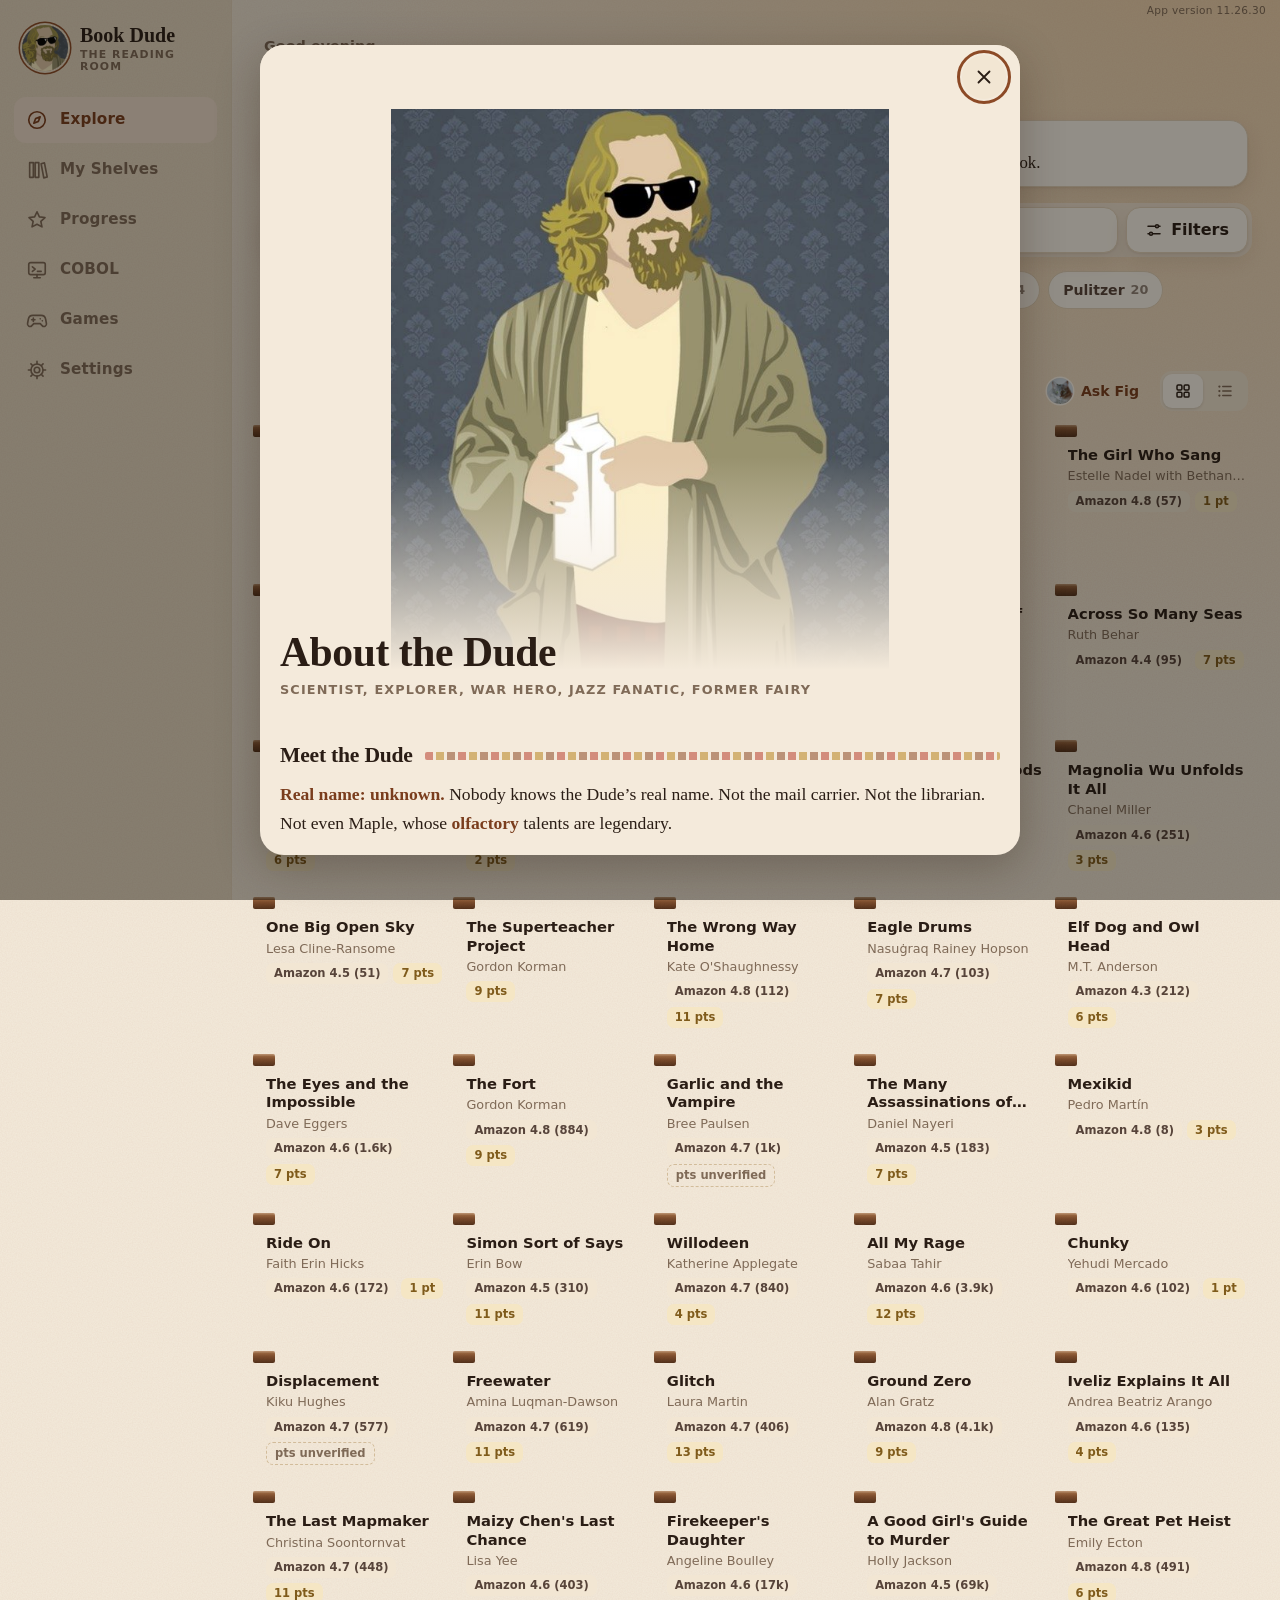
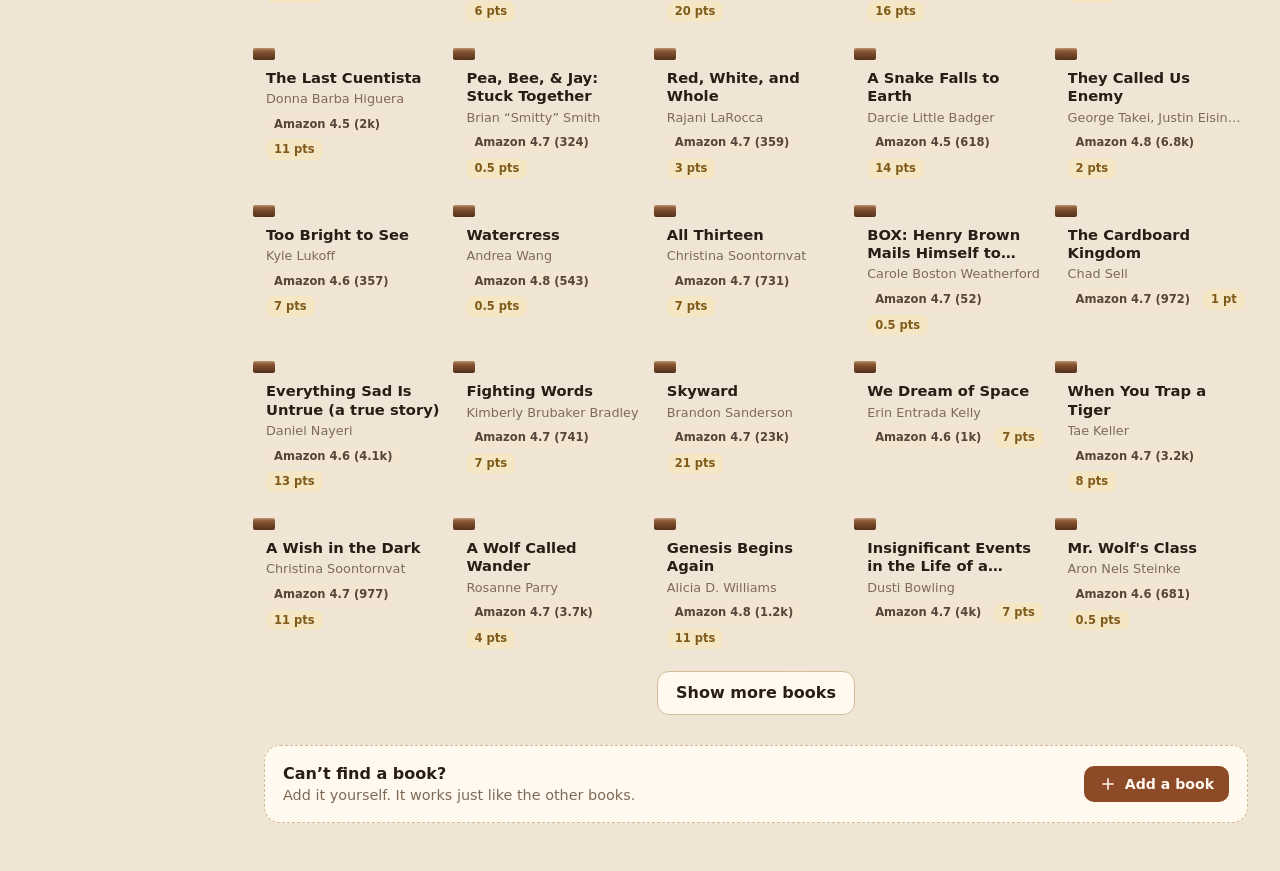
<file: docs/index.html>
<!doctype html>
<html lang="en" data-accent="leather">
<head>
  <meta charset="utf-8">
  <meta name="viewport" content="width=device-width, initial-scale=1, viewport-fit=cover">
  <meta http-equiv="Content-Security-Policy" content="default-src 'self'; script-src 'self'; style-src 'self'; img-src 'self' data: https://covers.openlibrary.org https://archive.org https://*.archive.org; connect-src 'self' https://ntfy.sh https://script.google.com https://script.googleusercontent.com https://coolooehjmqrxnndremb.supabase.co https://openlibrary.org https://covers.openlibrary.org https://archive.org https://*.archive.org; manifest-src 'self'; worker-src 'self'; base-uri 'none'; form-action 'none'; object-src 'none'">
  <meta name="referrer" content="no-referrer">
  <title>Book Dude Next</title>
  <meta name="description" content="The Book Dude’s Reading Room: find award-winning books, keep a private reading journal, and track AR quiz points.">
  <meta name="color-scheme" content="light dark">
  <meta name="theme-color" content="#F4EADB" media="(prefers-color-scheme: light)">
  <meta name="theme-color" content="#16100C" media="(prefers-color-scheme: dark)">
  <meta name="apple-mobile-web-app-capable" content="yes">
  <meta name="mobile-web-app-capable" content="yes">
  <meta name="apple-mobile-web-app-title" content="Dude Next">
  <meta name="apple-mobile-web-app-status-bar-style" content="default">
  <meta name="format-detection" content="telephone=no">
  <link rel="manifest" href="manifest.webmanifest">
  <link rel="icon" href="icons/icon-192.png" type="image/png">
  <link rel="apple-touch-icon" href="icons/icon-180.png">
  <link rel="stylesheet" href="styles.css">
  <script src="core.js" defer></script>
  <script src="catalog.js" defer></script>
  <script src="dude.js" defer></script>
  <script src="pets.js" defer></script>
  <script src="app/main.js" type="module"></script>
</head>
<body>
  <a class="skip" href="#main">Skip to content</a>
  <div class="app">
    <nav class="tabbar" aria-label="Sections">
      <a class="brand" href="#explore" aria-label="Book Dude home">
        <img src="img/dude-face.jpg" alt="" width="40" height="40">
        <span>Book Dude<small>The Reading Room</small></span>
      </a>
      <button type="button" class="tab" data-act="tab" data-tab="explore">
        <svg viewBox="0 0 24 24" aria-hidden="true"><circle cx="12" cy="12" r="9"/><path d="M15.5 8.5l-2 5-5 2 2-5z"/></svg>
        <span>Explore</span>
      </button>
      <button type="button" class="tab" data-act="tab" data-tab="shelves">
        <svg viewBox="0 0 24 24" aria-hidden="true"><path d="M4 4h4v16H4zM10 4h4v16h-4zM16.5 5.2l3.6-1 3 15.4-3.7 1z"/></svg>
        <span>My Shelves</span>
      </button>
      <button type="button" class="tab" data-act="tab" data-tab="progress">
        <svg viewBox="0 0 24 24" aria-hidden="true"><path d="M12 3l2.6 5.6 6.1.7-4.5 4.2 1.2 6L12 16.6 6.6 19.5l1.2-6-4.5-4.2 6.1-.7z"/></svg>
        <span>Progress</span>
      </button>
      <button type="button" class="tab" data-act="tab" data-tab="cobol">
        <svg viewBox="0 0 24 24" aria-hidden="true"><rect x="3" y="4" width="18" height="13" rx="2"/><path d="M7 8.5l3 2.5-3 2.5M12.5 13.5h4M12 17v3.5M8.5 20.5h7"/></svg>
        <span>COBOL</span>
      </button>
      <button type="button" class="tab" data-act="tab" data-tab="games">
        <svg viewBox="0 0 24 24" aria-hidden="true"><path d="M7.5 7h9a5 5 0 0 1 4.9 4.1l.9 4.7a2.7 2.7 0 0 1-4.7 2.3L15.5 16h-7l-2.1 2.1a2.7 2.7 0 0 1-4.7-2.3l.9-4.7A5 5 0 0 1 7.5 7z"/><path d="M8 10v3.5M6.2 11.75h3.6M15.5 10.7h.01M17.8 12.9h.01"/></svg>
        <span>Games</span>
      </button>
      <button type="button" class="tab" data-act="tab" data-tab="more">
        <svg viewBox="0 0 24 24" aria-hidden="true"><circle cx="12" cy="12" r="3"/><circle cx="12" cy="12" r="6.6"/><path d="M12 2.6v2.8M12 18.6v2.8M2.6 12h2.8M18.6 12h2.8M5.4 5.4l2 2M16.6 16.6l2 2M5.4 18.6l2-2M16.6 7.4l2-2"/></svg>
        <span>Settings</span>
      </button>
    </nav>
    <div class="content">
      <p class="app-version" id="app-version"></p>
      <div class="banner" id="update" hidden>
        <span>A new version of Book Dude is ready.</span>
        <button type="button" class="btn small primary" data-act="update-app">Update app</button>
      </div>
      <div class="banner warn" id="storage-warning" hidden></div>
      <div class="banner timer" id="screen-timer" role="status" hidden></div>
      <main id="main" tabindex="-1">
        <p class="loading">Finding the Dude’s glasses…</p>
      </main>
    </div>
  </div>
  <dialog id="sheet" class="sheet" aria-labelledby="sheet-title"></dialog>
  <dialog id="confirm" class="sheet small" aria-labelledby="confirm-title"></dialog>
  <div id="toast" class="toast" role="status" aria-live="polite"></div>
  <div id="confetti" class="confetti" aria-hidden="true"></div>
  <noscript><p class="loading">Book Dude needs JavaScript turned on.</p></noscript>
</body>
</html>
</file>
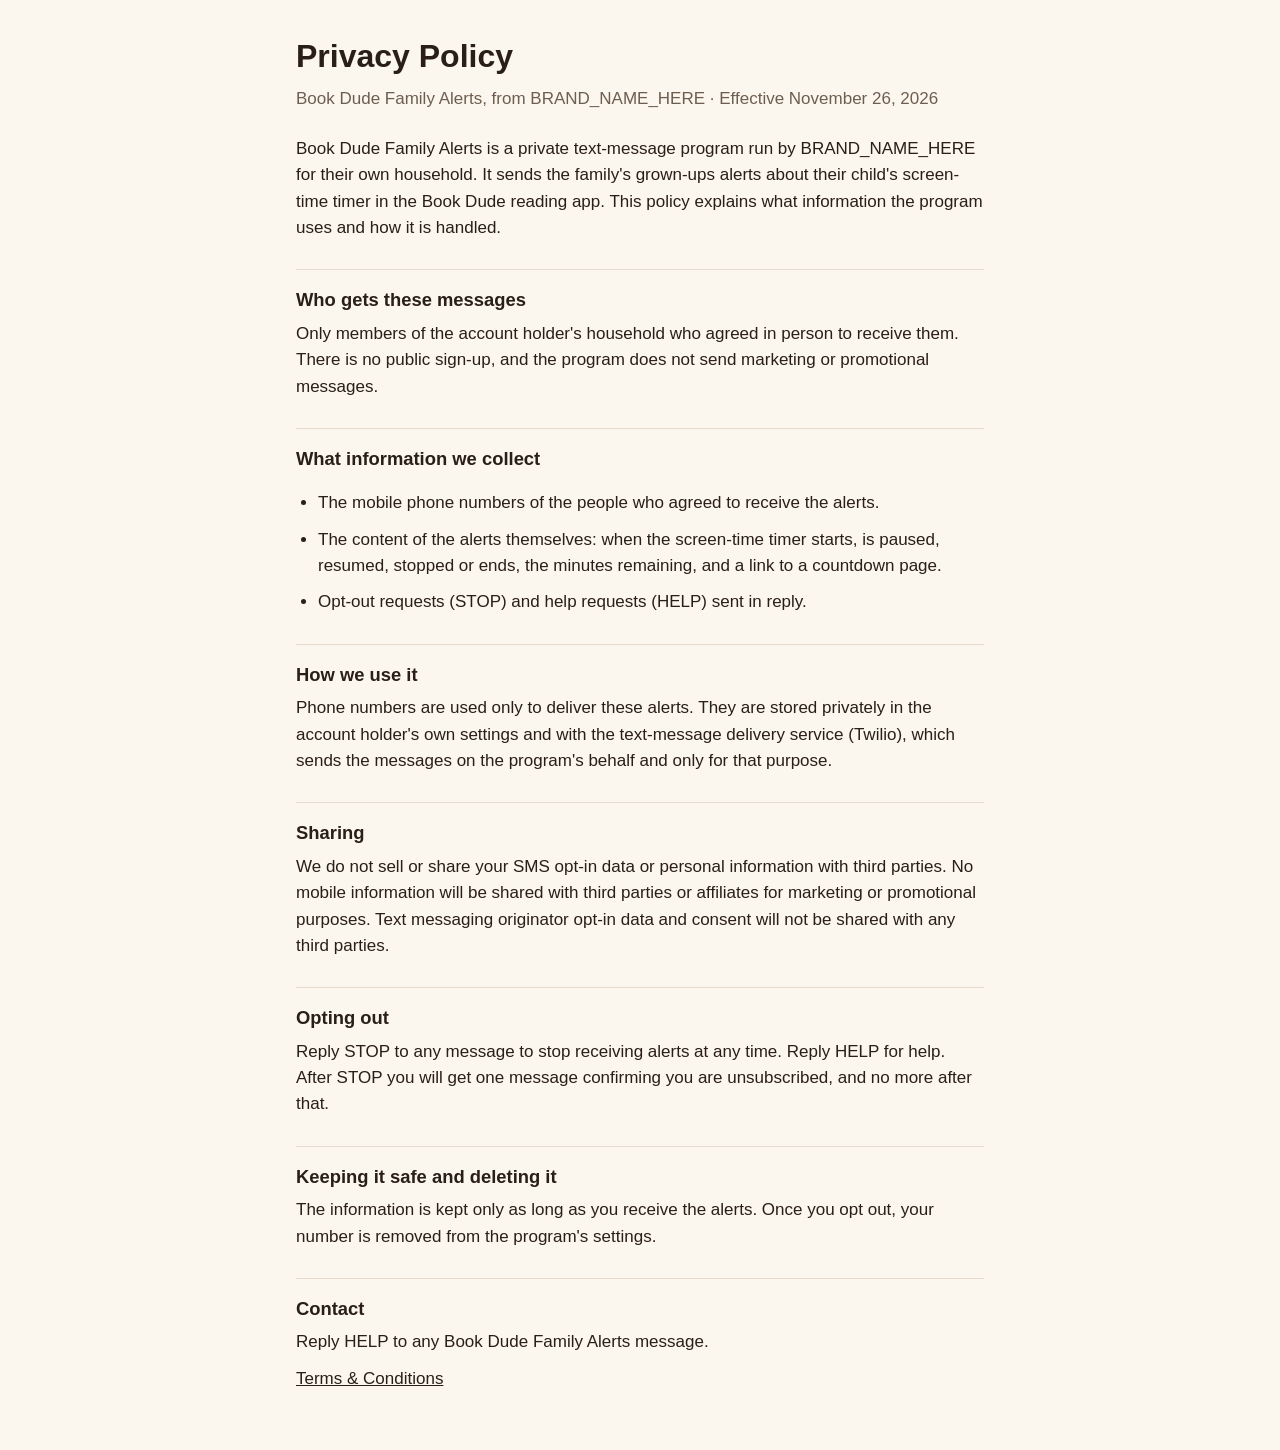
<file: docs/privacy/index.html>
<!doctype html>
<html lang="en">
<head>
<meta charset="utf-8">
<meta name="viewport" content="width=device-width, initial-scale=1">
<meta http-equiv="Content-Security-Policy" content="default-src 'self'; style-src 'self'; base-uri 'none'; form-action 'none'; object-src 'none'">
<title>Privacy Policy</title>
<link rel="stylesheet" href="legal.css">
</head>
<body>
<main>
<h1>Privacy Policy</h1>
<p class="meta">Book Dude Family Alerts, from BRAND_NAME_HERE · Effective November 26, 2026</p>

<p>Book Dude Family Alerts is a private text-message program run by BRAND_NAME_HERE for their own household. It sends the
family's grown-ups alerts about their child's screen-time timer in the Book Dude reading app. This policy explains what
information the program uses and how it is handled.</p>

<h2>Who gets these messages</h2>
<p>Only members of the account holder's household who agreed in person to receive them. There is no public sign-up, and
the program does not send marketing or promotional messages.</p>

<h2>What information we collect</h2>
<ul>
  <li>The mobile phone numbers of the people who agreed to receive the alerts.</li>
  <li>The content of the alerts themselves: when the screen-time timer starts, is paused, resumed, stopped or ends, the
    minutes remaining, and a link to a countdown page.</li>
  <li>Opt-out requests (STOP) and help requests (HELP) sent in reply.</li>
</ul>

<h2>How we use it</h2>
<p>Phone numbers are used only to deliver these alerts. They are stored privately in the account holder's own settings
and with the text-message delivery service (Twilio), which sends the messages on the program's behalf and only for that
purpose.</p>

<h2>Sharing</h2>
<p>We do not sell or share your SMS opt-in data or personal information with third parties. No mobile information will
be shared with third parties or affiliates for marketing or promotional purposes. Text messaging originator opt-in data
and consent will not be shared with any third parties.</p>

<h2>Opting out</h2>
<p>Reply STOP to any message to stop receiving alerts at any time. Reply HELP for help. After STOP you will get one
message confirming you are unsubscribed, and no more after that.</p>

<h2>Keeping it safe and deleting it</h2>
<p>The information is kept only as long as you receive the alerts. Once you opt out, your number is removed from the
program's settings.</p>

<h2>Contact</h2>
<p>Reply HELP to any Book Dude Family Alerts message.</p>

<p><a href="../terms/">Terms &amp; Conditions</a></p>
</main>
</body>
</html>
</file>
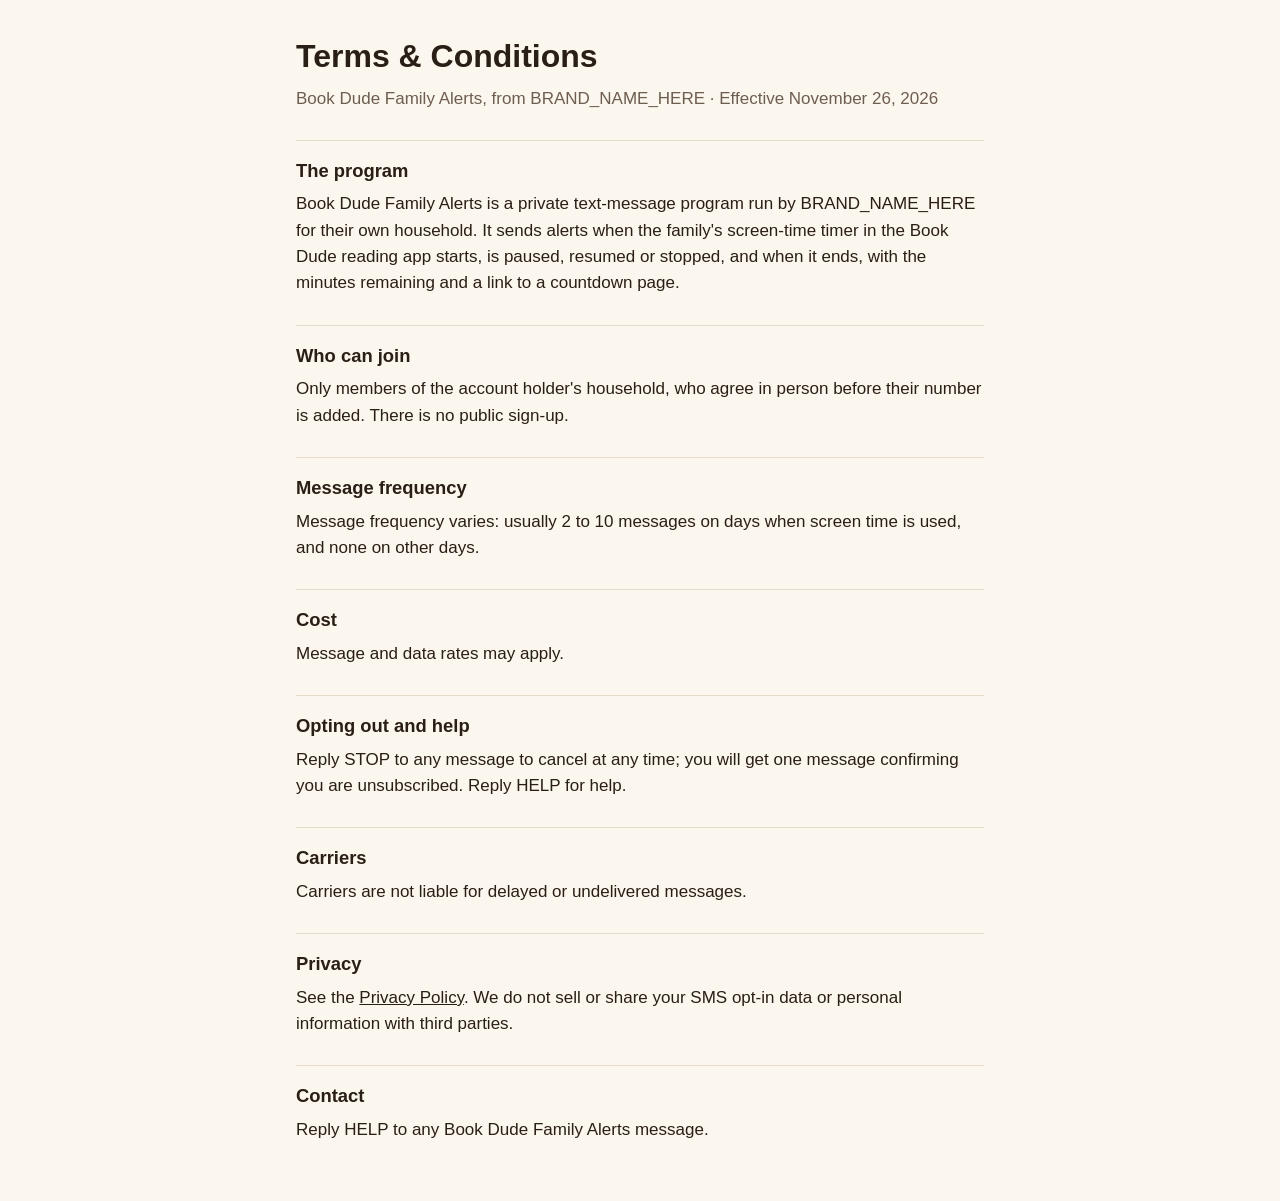
<file: docs/terms/index.html>
<!doctype html>
<html lang="en">
<head>
<meta charset="utf-8">
<meta name="viewport" content="width=device-width, initial-scale=1">
<meta http-equiv="Content-Security-Policy" content="default-src 'self'; style-src 'self'; base-uri 'none'; form-action 'none'; object-src 'none'">
<title>Terms &amp; Conditions</title>
<link rel="stylesheet" href="../privacy/legal.css">
</head>
<body>
<main>
<h1>Terms &amp; Conditions</h1>
<p class="meta">Book Dude Family Alerts, from BRAND_NAME_HERE · Effective November 26, 2026</p>

<h2>The program</h2>
<p>Book Dude Family Alerts is a private text-message program run by BRAND_NAME_HERE for their own household. It sends
alerts when the family's screen-time timer in the Book Dude reading app starts, is paused, resumed or stopped, and when
it ends, with the minutes remaining and a link to a countdown page.</p>

<h2>Who can join</h2>
<p>Only members of the account holder's household, who agree in person before their number is added. There is no public
sign-up.</p>

<h2>Message frequency</h2>
<p>Message frequency varies: usually 2 to 10 messages on days when screen time is used, and none on other days.</p>

<h2>Cost</h2>
<p>Message and data rates may apply.</p>

<h2>Opting out and help</h2>
<p>Reply STOP to any message to cancel at any time; you will get one message confirming you are unsubscribed. Reply HELP
for help.</p>

<h2>Carriers</h2>
<p>Carriers are not liable for delayed or undelivered messages.</p>

<h2>Privacy</h2>
<p>See the <a href="../privacy/">Privacy Policy</a>. We do not sell or share your SMS opt-in data or personal
information with third parties.</p>

<h2>Contact</h2>
<p>Reply HELP to any Book Dude Family Alerts message.</p>
</main>
</body>
</html>
</file>
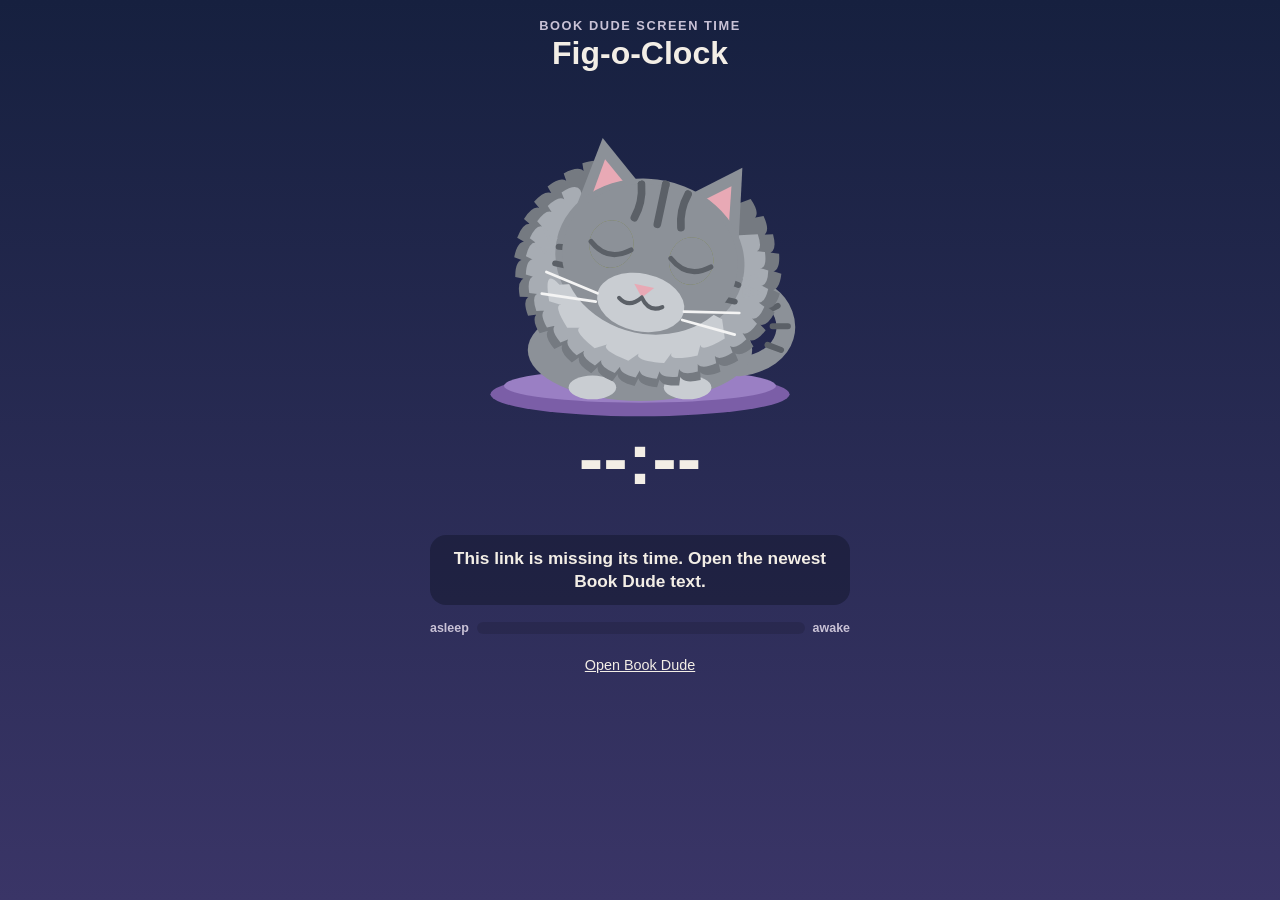
<file: docs/timer/index.html>
<!doctype html>
<html lang="en">
<head>
<meta charset="utf-8">
<meta name="viewport" content="width=device-width, initial-scale=1, viewport-fit=cover">
<meta http-equiv="Content-Security-Policy" content="default-src 'self'; script-src 'self'; style-src 'self'; img-src 'self' data:; connect-src https://ntfy.sh https://coolooehjmqrxnndremb.supabase.co; base-uri 'none'; form-action 'none'; object-src 'none'">
<meta name="referrer" content="no-referrer">
<meta name="robots" content="noindex">
<meta name="theme-color" content="#FFE6A3">
<title>Fig-o-Clock</title>
<link rel="icon" href="../icons/icon-192.png" type="image/png">
<link rel="stylesheet" href="fig.css">
<script src="fig.js" defer></script>
</head>
<body>
<main class="wrap">
  <p class="kicker">Book Dude screen time</p>
  <h1>Fig-o-Clock</h1>
  <div class="stage">
    <svg id="fig" viewBox="0 0 200 200" role="img" aria-label="Fig the cat"></svg>
  </div>
  <p class="left"><span id="left">--:--</span></p>
  <p class="ends" id="ends"></p>
  <p class="caption" id="caption" role="status">Waking Fig up…</p>
  <div class="controls" id="controls" hidden>
    <button type="button" class="ctl" id="ctl">Pause</button>
    <p class="ctl-msg" id="ctl-msg" role="status"></p>
  </div>
  <div class="meter" aria-hidden="true"><span>asleep</span><div class="bar"><i id="bar"></i></div><span>awake</span></div>
  <p class="bank" id="bank"></p>
  <p class="foot"><a href="../#progress">Open Book Dude</a></p>
</main>
</body>
</html>
</file>
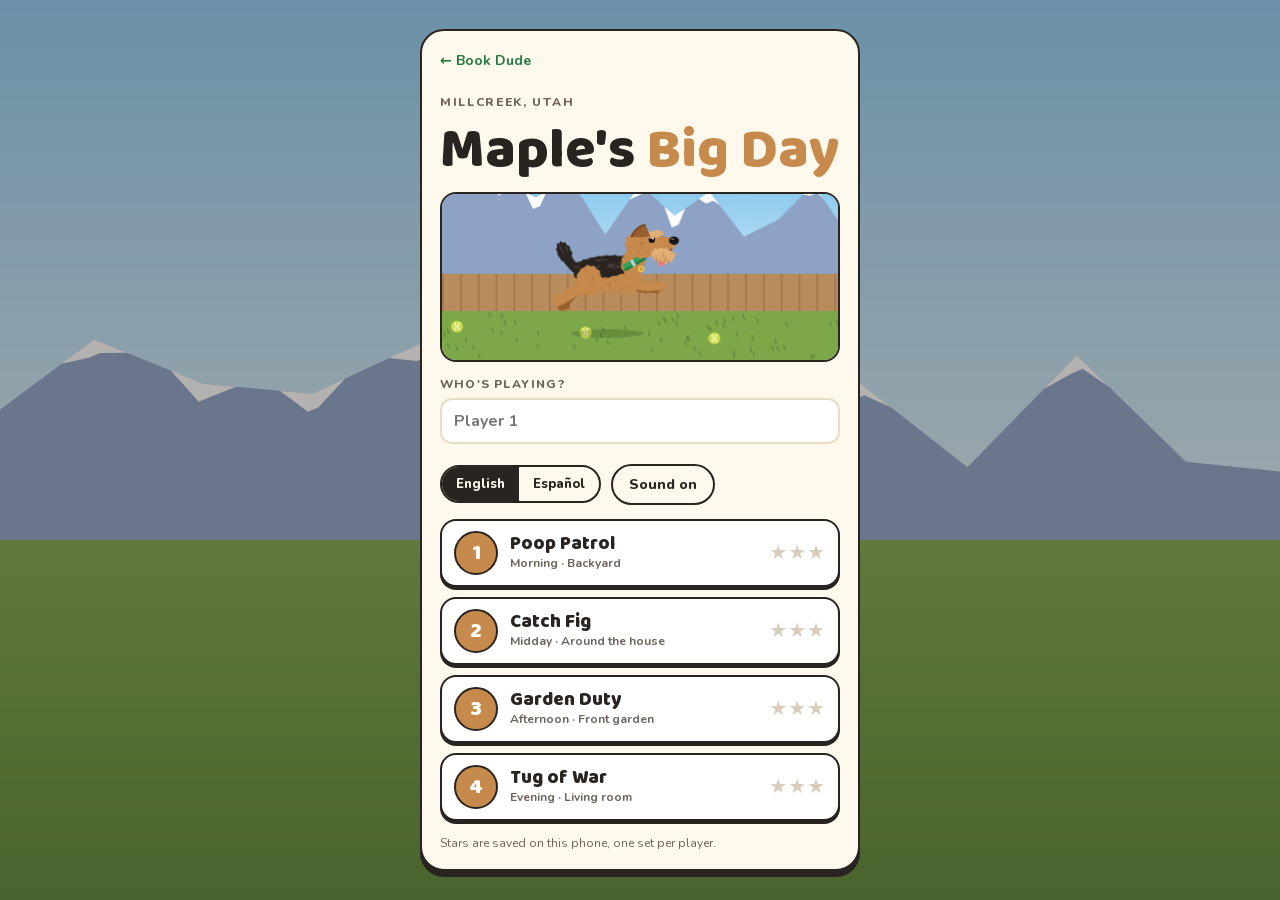
<file: docs/games/maple-madness/index.html>
<!doctype html>
<html lang="en">
<head>
<meta charset="utf-8">
<meta name="viewport" content="width=device-width, initial-scale=1, viewport-fit=cover">
<meta http-equiv="Content-Security-Policy" content="default-src 'self'; script-src 'self'; style-src 'self'; font-src 'self'; img-src 'self' data:; media-src 'self' data:; connect-src 'none'; base-uri 'none'; form-action 'none'; object-src 'none'">
<meta name="referrer" content="no-referrer">
<meta name="apple-mobile-web-app-capable" content="yes">
<meta name="mobile-web-app-capable" content="yes">
<meta name="theme-color" content="#9FD3F0">
<title>Maple's Big Day</title>
<link rel="icon" href="../../icons/icon-192.png" type="image/png">
<link rel="stylesheet" href="game.css">
<script src="../arcade.js" defer></script>
<script src="game.js" defer></script>
</head>
<body>


<canvas id="c" aria-label="Maple's Big Day game area"></canvas>

<div class="hud" id="hud" hidden>
  <button class="icon-btn" id="exitBtn" aria-label="Back to levels">&#x2715;</button>
  <div class="hud-mid"><div class="hud-title" id="hudTitle"></div><div class="hud-time" id="hudTime">45</div></div>
  <div class="hud-right"><div class="hud-score" id="hudScore"></div><button class="icon-btn" id="mute" aria-label="Toggle sound">SND</button></div>
</div>

<div class="overlay dim" id="menu">
  <div class="card">
    <a class="home-link" id="homeLink" href="../../#games">&larr; Book Dude</a>
    <div class="kicker" id="mKicker">Millcreek, Utah</div>
    <h1 id="mTitle">Maple's <em>Big Day</em></h1>
    <canvas id="hero" aria-label="Maple leaping across the grass"></canvas>
    <p class="player-fixed" id="playerFixed" hidden></p>
    <div class="field" id="playerField">
      <label for="inPlayer" id="lPlayer">Who's playing?</label>
      <input id="inPlayer" maxlength="14" autocomplete="off">
      <div class="chips" id="chips"></div>
    </div>
    <div class="row">
      <div class="seg" role="group" aria-label="Language">
        <button id="langEn" aria-pressed="true">English</button>
        <button id="langEs" aria-pressed="false">Español</button>
      </div>
      <button class="ghost" id="menuSound" aria-pressed="true">Sound on</button>
    </div>
    <div class="levels" id="levels"></div>
    <p class="foot" id="mFoot"></p>
  </div>
</div>

<div class="overlay bottom" id="intro" hidden>
  <div class="card">
    <div class="kicker" id="iKicker"></div>
    <h2 id="iTitle"></h2>
    <p class="how" id="iHow"></p>
    <div class="row">
      <button class="play" id="goBtn">Start</button>
      <button class="ghost" id="backBtn">Levels</button>
    </div>
  </div>
</div>

<div class="overlay dim" id="end" hidden>
  <div class="card">
    <div class="bigstars" id="eStars"></div>
    <h2 id="eTitle"></h2>
    <div class="banner-new" id="eNew" hidden></div>
    <p class="stat" id="eStat"></p>
    <p class="fam" id="eFam"></p>
    <div class="row">
      <button class="play" id="nextBtn">Next level</button>
      <button class="ghost" id="retryBtn">Try again</button>
      <button class="ghost" id="levelsBtn">Levels</button>
    </div>
  </div>
</div>
</body>
</html>
</file>
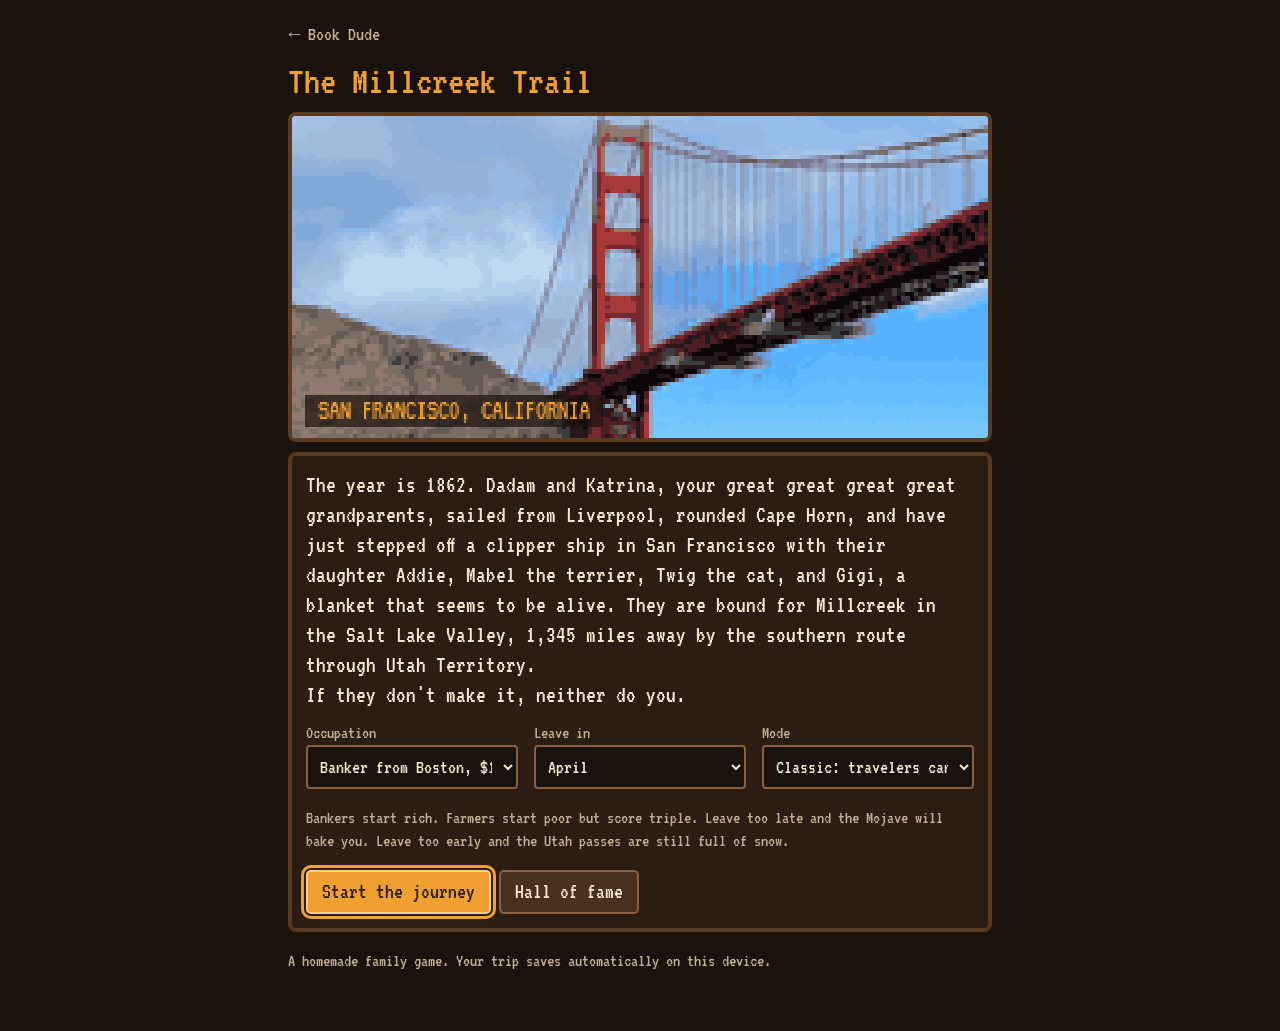
<file: docs/games/millcreek-trail/index.html>
<!doctype html>
<html lang="en">
<head>
<meta charset="utf-8">
<meta name="viewport" content="width=device-width, initial-scale=1">
<meta http-equiv="Content-Security-Policy" content="default-src 'self'; script-src 'self'; style-src 'self'; font-src 'self'; img-src 'self' data:; connect-src 'none'; base-uri 'none'; form-action 'none'; object-src 'none'">
<meta name="referrer" content="no-referrer">
<meta name="theme-color" content="#1a120c">
<title>The Millcreek Trail</title>
<link rel="icon" href="../../icons/icon-192.png" type="image/png">
<link rel="stylesheet" href="game.css">
<script src="../arcade.js" defer></script>
<script src="game.js" defer></script>
</head>
<body><main>
<a class="home" href="../../#games">&larr; Book Dude</a>
<h1>The Millcreek Trail</h1>
<div class="scene-wrap"><canvas id="scene" width="320" height="150" aria-label="Trail scene"></canvas><div id="huntBtns" hidden><button type="button" id="reloadBtn" class="hunt-btn small">Reload</button><button type="button" id="fireBtn" class="hunt-btn fire">Fire</button></div></div>
<div id="panel" aria-live="polite"></div>
<p class="small">A homemade family game. Your trip saves automatically on this device.</p>
</main></body>
</html>
</file>
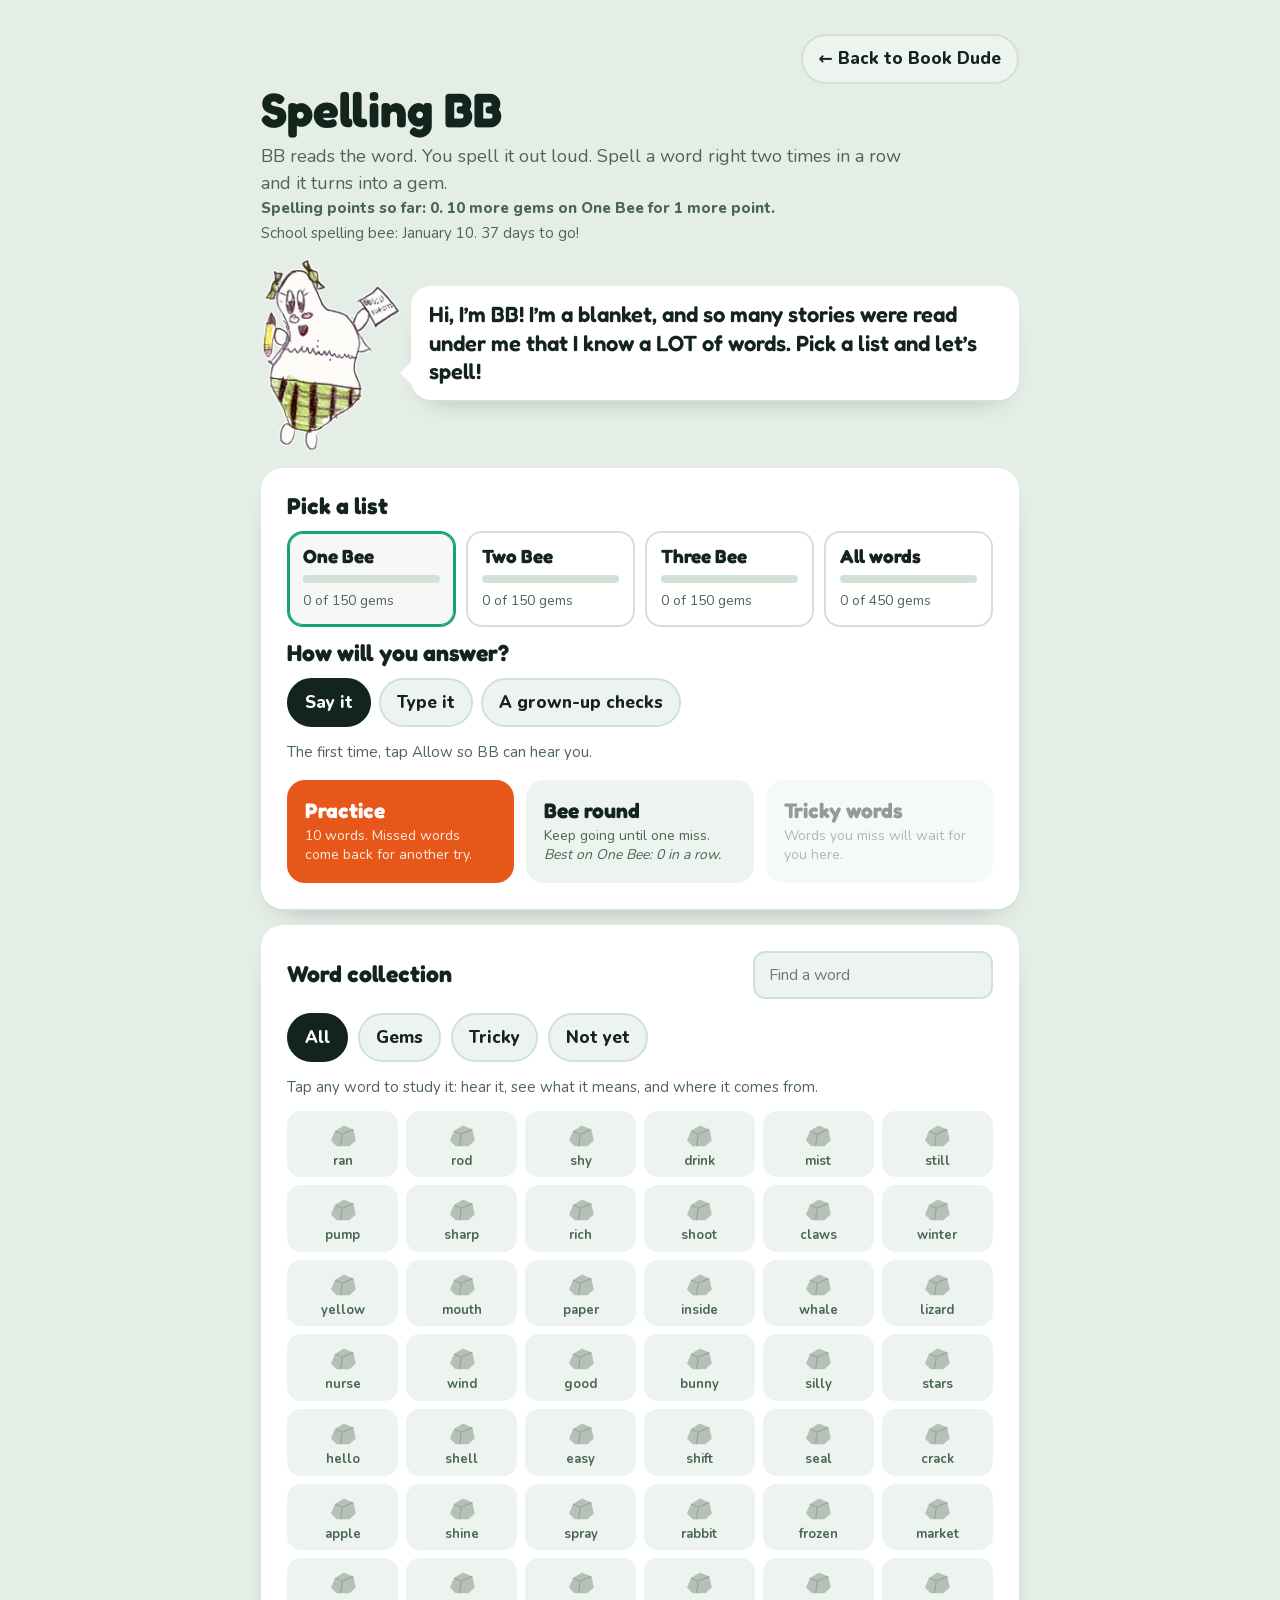
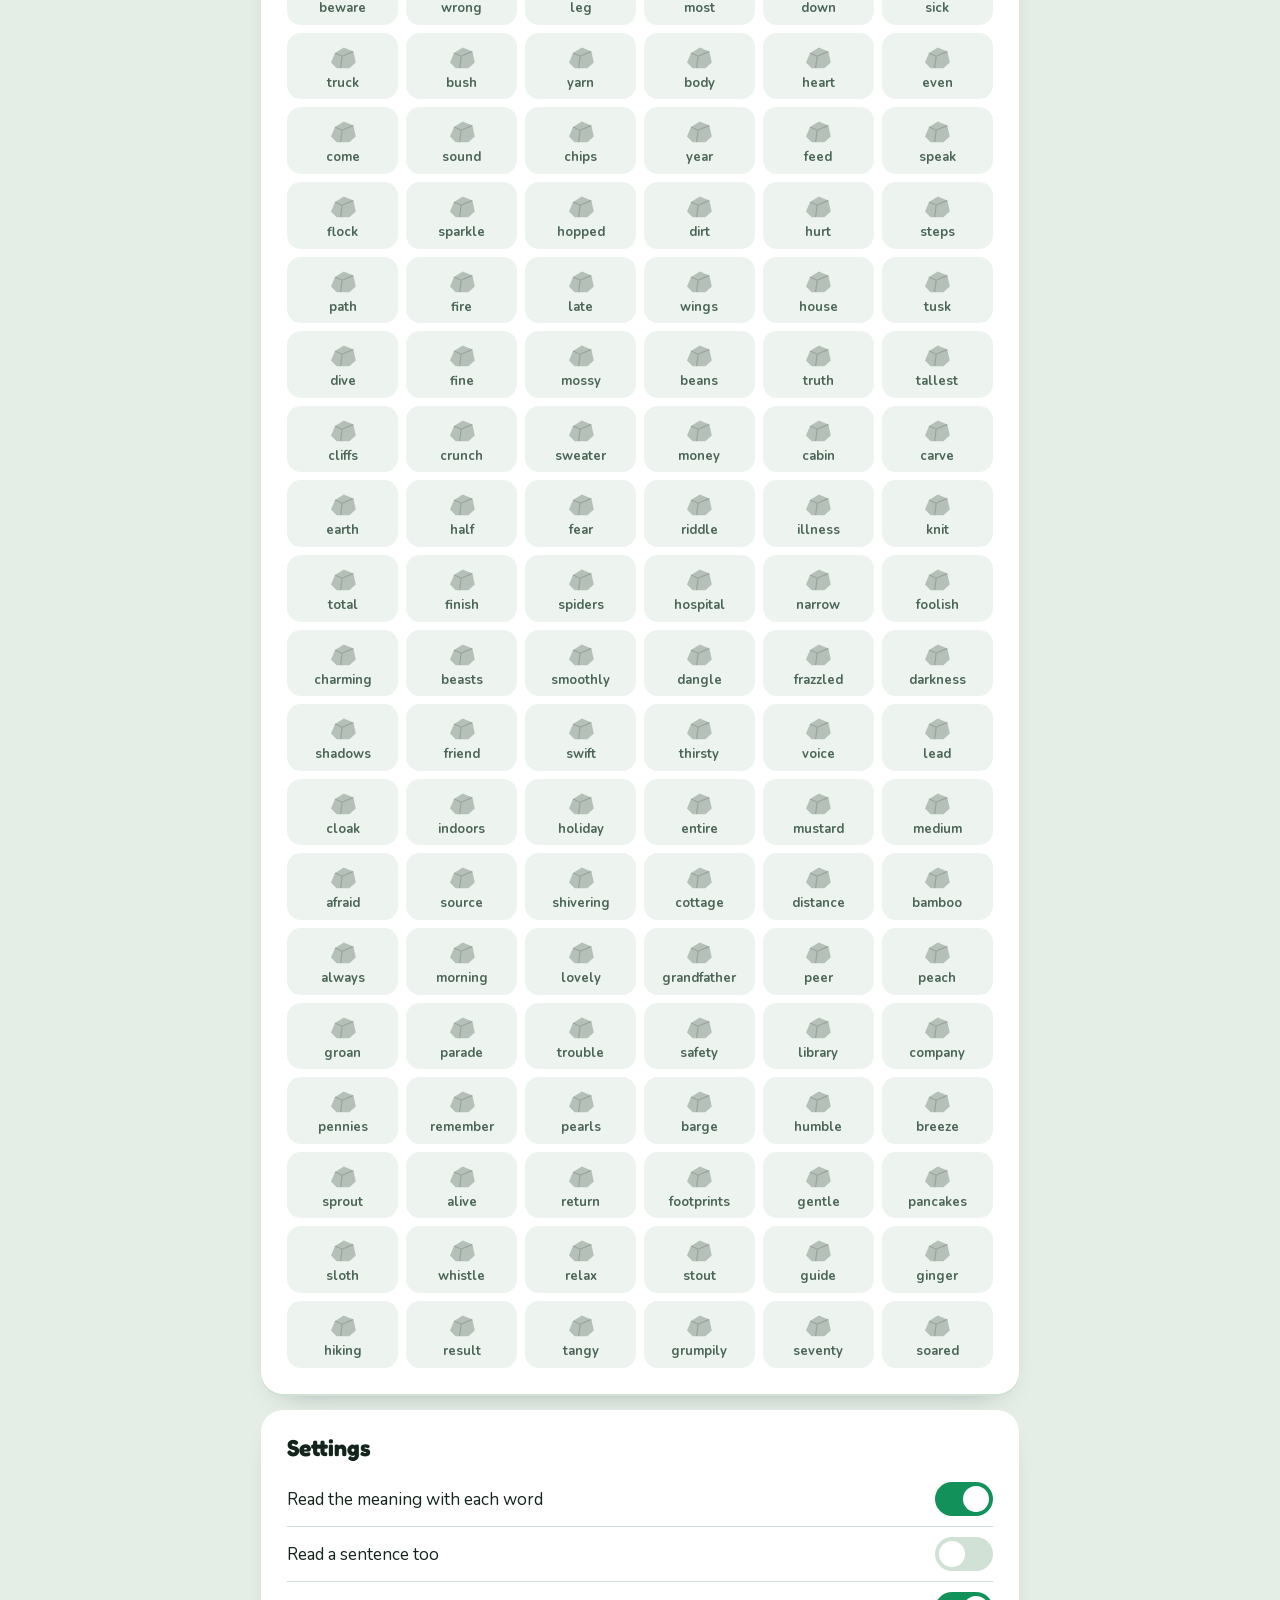
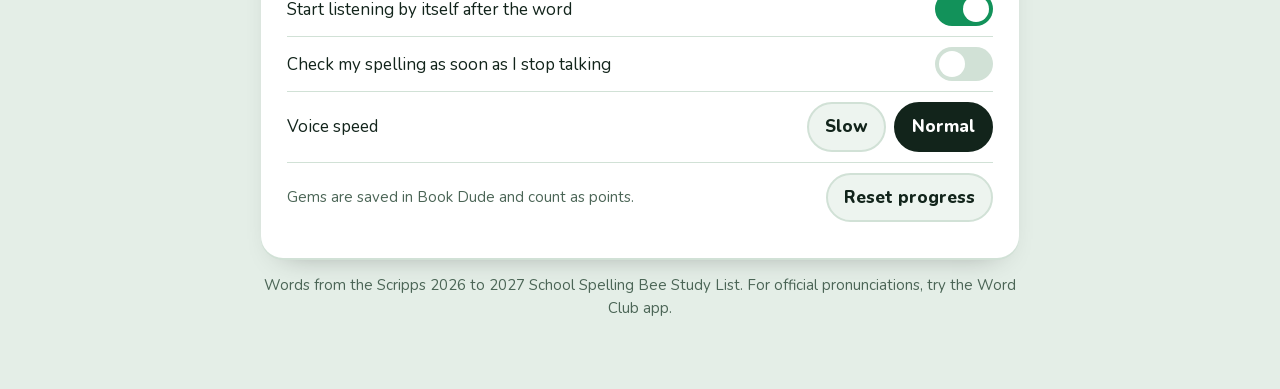
<file: docs/games/spelling-bee/index.html>
<!doctype html>
<html lang="en">
<head>
<meta charset="utf-8">
<meta name="viewport" content="width=device-width, initial-scale=1">
<meta http-equiv="Content-Security-Policy" content="default-src 'self'; script-src 'self'; style-src 'self' 'unsafe-inline'; font-src 'self'; img-src 'self' data:; media-src 'self' data:; connect-src https://script.google.com https://script.googleusercontent.com; base-uri 'none'; form-action 'none'; object-src 'none'">
<meta name="referrer" content="no-referrer">
<meta name="theme-color" content="#f6efe2">
<title>Spelling BB</title>
<link rel="icon" href="../../icons/icon-192.png" type="image/png">
<link rel="stylesheet" href="game.css">
<script src="../../core.js" defer></script>
<script src="../arcade.js" defer></script>
<script src="words.js" defer></script>
<script src="game.js" defer></script>
</head>
<body>
<svg width="0" height="0" style="position:absolute" aria-hidden="true">
<symbol id="gem" viewBox="0 0 40 40"><path d="M10 7h20l8 10-18 20L2 17z" fill="currentColor"/><path d="M10 7h20l-4 10H14z" fill="#fff" opacity=".3"/><path d="M14 17l6 20 6-20" fill="#000" opacity=".12"/><path d="M10 7l4 10h12l4-10M2 17h36M14 17l6 20 6-20" fill="none" stroke="#fff" stroke-opacity=".6" stroke-width="1.2"/></symbol>
<symbol id="rock" viewBox="0 0 40 40"><path d="M5 27l5-12 11-7 12 5 3 14-8 7H12z" fill="currentColor"/><path d="M10 15l9 4 14-6M19 19l-2 15" fill="none" stroke="#000" stroke-opacity=".15" stroke-width="1.5"/></symbol>
<symbol id="i-mic" viewBox="0 0 24 24"><rect x="8.5" y="2.5" width="7" height="12" rx="3.5" fill="currentColor"/><path d="M5.5 11a6.5 6.5 0 0 0 13 0M12 17.5V21M8.5 21h7" fill="none" stroke="currentColor" stroke-width="2" stroke-linecap="round"/></symbol>
<symbol id="i-ok" viewBox="0 0 24 24"><circle cx="12" cy="12" r="11" fill="currentColor"/><path d="M6.5 12.5l3.5 3.5 7.5-8" fill="none" stroke="#fff" stroke-width="2.6" stroke-linecap="round" stroke-linejoin="round"/></symbol>
<symbol id="i-miss" viewBox="0 0 24 24"><circle cx="12" cy="12" r="11" fill="currentColor"/><path d="M8 8l8 8M16 8l-8 8" stroke="#fff" stroke-width="2.6" stroke-linecap="round"/></symbol>
<symbol id="i-stop" viewBox="0 0 24 24"><rect x="6" y="6" width="12" height="12" rx="2.5" fill="currentColor"/></symbol>
</svg>

<div class="wrap">
<div class="topbar"><a id="back" class="pill" href="../../#games">&larr; Back to Book Dude</a></div>

<section id="home">
  <h1>Spelling BB</h1>
  <p class="lede">BB reads the word. You spell it out loud. Spell a word right two times in a row and it turns into a gem.</p>
  <p class="note" id="pts"></p>
  <p class="note" id="beeDay"></p>
  <div class="stage"><div class="bjbox" id="bjHome"></div><div class="bubble" id="hello"></div></div>

  <div class="card">
    <h2>Pick a list</h2>
    <div class="levels" id="levels"></div>
    <h2 class="mt">How will you answer?</h2>
    <div class="seg" id="answerSeg">
      <button class="pill" data-a="talk">Say it</button>
      <button class="pill" data-a="type">Type it</button>
      <button class="pill" data-a="grownup">A grown-up checks</button>
    </div>
    <p class="note mt" id="micNote"></p>
    <div class="modes">
      <button class="mode first" id="mPractice"><b>Practice</b><span>10 words. Missed words come back for another try.</span></button>
      <button class="mode" id="mBee"><b>Bee round</b><span>Keep going until one miss. <em id="bestN"></em></span></button>
      <button class="mode" id="mTricky"><b>Tricky words</b><span id="trickyN"></span></button>
    </div>
  </div>

  <div class="card">
    <div class="row between"><h2 style="margin:0">Word collection</h2><input id="search" type="search" placeholder="Find a word" aria-label="Find a word" autocomplete="off" autocorrect="off" autocapitalize="none" spellcheck="false"></div>
    <div class="row left mt" id="filters">
      <button class="pill on" data-f="all">All</button>
      <button class="pill" data-f="got">Gems</button>
      <button class="pill" data-f="tr">Tricky</button>
      <button class="pill" data-f="new">Not yet</button>
    </div>
    <p class="note mt">Tap any word to study it: hear it, see what it means, and where it comes from.</p>
    <div class="grid" id="grid"></div>
  </div>

  <div class="card">
    <h2>Settings</h2>
    <div class="set"><span>Read the meaning with each word</span><button class="sw" role="switch" data-s="autoDef" aria-label="Read the meaning with each word"></button></div>
    <div class="set"><span>Read a sentence too</span><button class="sw" role="switch" data-s="autoSen" aria-label="Read a sentence too"></button></div>
    <div class="set"><span>Start listening by itself after the word</span><button class="sw" role="switch" data-s="autoListen" aria-label="Start listening by itself"></button></div>
    <div class="set"><span>Check my spelling as soon as I stop talking</span><button class="sw" role="switch" data-s="autoCheck" aria-label="Check as soon as I stop talking"></button></div>
    <div class="set" id="claudeSet" hidden><span>Let BB use Claude for questions, hints and memory tricks</span><button class="sw" role="switch" data-s="claude" aria-label="Let BB use Claude"></button></div>
    <div class="set"><span>Voice speed</span><span class="seg" id="rateSeg"><button class="pill" data-r="0.8">Slow</button><button class="pill" data-r="1">Normal</button></span></div>
    <div class="set"><span class="note" id="saveNote"></span><button class="pill" id="reset">Reset progress</button></div>
  </div>
  <p class="note center" id="aiNote" hidden>BB’s answers, hints and memory tricks come from Claude, an AI made by Anthropic. Grown-ups can read every question in the spelling log.</p>
  <p class="note center">Words from the Scripps 2026 to 2027 School Spelling Bee Study List. For official pronunciations, try the Word Club app.</p>
</section>

<section id="play" hidden>
  <div class="playbar">
    <span class="count" id="count"></span>
    <span class="row"><span class="chip" id="lvChip"></span><button class="pill" id="quit">Stop</button></span>
  </div>
  <div class="stage"><div class="bjbox" id="bjPlay"></div><div class="bubble" id="bubble" aria-live="polite"></div></div>
  <div class="card">
    <div class="asks" id="asks">
      <button class="ask" data-ask="rep">Say it again</button>
      <button class="ask" data-ask="def">Definition</button>
      <button class="ask" data-ask="sen">Sentence</button>
      <button class="ask" data-ask="pos">Part of speech</button>
      <button class="ask" data-ask="ori">Origin</button>
      <button class="ask bjask" data-ask="bj" id="askBJ" hidden>Ask BB</button>
    </div>
    <div class="info" id="info" hidden></div>
    <div class="askrow" id="askRow" hidden>
      <input id="askIn" maxlength="200" placeholder="Ask BB about your word" autocomplete="off" aria-label="Ask BB a question">
      <button class="go" id="askGo">Ask</button>
      <p class="note">BB is an AI helper. You can also just ask out loud when the microphone is on.</p>
    </div>

    <div id="talkArea">
      <div class="tiles" id="tiles"></div>
      <div id="micWrap">
        <button class="mic" id="mic" aria-label="Tap and spell"><svg id="micIcon"><use href="#i-mic"/></svg></button>
        <p class="micLabel" id="micLabel">Tap and spell</p>
      </div>
      <div class="row mt" id="heardBtns" hidden>
        <button class="go" id="checkHeard">Check it</button>
        <button class="go alt" id="more">Keep going</button>
        <button class="go alt" id="redo">Start over</button>
        <button class="go alt" id="fix">Fix a letter</button>
      </div>
    </div>

    <div id="typeArea" hidden>
      <p class="note center mt" id="typeHint"></p>
      <input id="ans" autocomplete="off" autocorrect="off" autocapitalize="none" spellcheck="false" aria-label="Spell the word">
      <div class="row mt"><button class="go" id="checkTyped">Check it</button></div>
    </div>

    <div id="grownArea" hidden>
      <p class="note center mt">Spell it out loud. Then a grown-up taps Show the word.</p>
      <div class="reveal" id="reveal" hidden></div>
      <div class="row mt">
        <button class="go" id="showW">Show the word</button>
        <button class="go" id="gotIt" hidden>Got it</button>
        <button class="go alt" id="missIt" hidden>Missed it</button>
      </div>
    </div>

    <div class="fb" id="fb" hidden></div>
    <div class="row mt" id="nextRow" hidden><button class="go" id="next">Next word</button></div>
    <div class="row mt" id="skipRow"><button class="pill" id="skip">Skip this word</button></div>
  </div>
</section>

<section id="done" hidden>
  <div class="stage"><div class="bjbox" id="bjDone"></div><div class="bubble" id="doneBubble"></div></div>
  <div class="card">
    <h1 id="dTitle"></h1>
    <p class="note mt" id="dSub" style="font-size:17px"></p>
    <p class="note mt" id="dPts"></p>
    <div id="dGems"></div>
    <div class="res" id="dList"></div>
    <div class="row">
      <button class="go" id="again">Play again</button>
      <button class="go alt" id="home2">Back to the lists</button>
    </div>
  </div>
</section>
</div>

<div class="ov" id="ov" hidden><div class="ovCard" id="ovCard" role="dialog" aria-modal="true" aria-label="Study a word"></div></div>

</body>
</html>
</file>
<file: docs/styles.css>
/* Book Dude: the Reading Room. Late-afternoon library light, old leather, brass, and a well-loved rug. */

:root {
  --serif: "Iowan Old Style", ui-serif, "New York", "Palatino Linotype", Georgia, serif;
  --book: "Iowan Old Style", "Palatino Linotype", ui-serif, Georgia, serif;
  --sans: system-ui, -apple-system, "Segoe UI", Roboto, "Helvetica Neue", sans-serif;
  --round: ui-rounded, "SF Pro Rounded", system-ui, -apple-system, sans-serif;

  --bg: #F4EADB;
  --bg-2: #EBDDC7;
  --surface: #FFF9EF;
  --surface-2: #F2E6D3;
  --ink: #2A1D15;
  --ink-2: #57443A;
  --muted: #7F6A57;
  --line: #E5D5BC;
  --line-strong: #D2BC9A;
  --shadow: 0 1px 2px rgb(70 40 15 / .08), 0 8px 22px rgb(70 40 15 / .10);
  --shadow-lg: 0 12px 44px rgb(40 22 8 / .28);

  --coral: #B8402F;
  --coral-soft: #F6DED6;
  --gold: #B8841F;
  --gold-soft: #F5E6C4;
  --plum: #6E4C8F;
  --plum-soft: #ECE3F3;
  --slate: #6F6A63;
  --slate-soft: #E8E2DA;
  --warn-bg: #FBEBC8;
  --warn-ink: #6B4507;
  --danger: #A8362A;

  /* The shelves, the window light, and a little paper grain. */
  --wood-light: #A8744A;
  --wood: #7C4B2B;
  --wood-dark: #4F2D18;
  --glow: rgb(255 186 104 / .42);
  --grain: url("data:image/svg+xml,%3Csvg xmlns='http://www.w3.org/2000/svg' width='180' height='180'%3E%3Cfilter id='n'%3E%3CfeTurbulence type='fractalNoise' baseFrequency='.8' numOctaves='2' stitchTiles='stitch'/%3E%3CfeColorMatrix values='0 0 0 0 .32 0 0 0 0 .2 0 0 0 0 .1 0 0 0 .09 0'/%3E%3C/filter%3E%3Crect width='100%25' height='100%25' filter='url(%23n)'/%3E%3C/svg%3E");

  --radius: 16px;
  --tabbar-h: 64px;
  --gutter: 16px;
  --safe-t: env(safe-area-inset-top, 0px);
  --safe-b: env(safe-area-inset-bottom, 0px);
  --safe-l: env(safe-area-inset-left, 0px);
  --safe-r: env(safe-area-inset-right, 0px);
  color-scheme: light dark;
}

/* Accent colors the reader can pick in More. Leather is the Dude's armchair. */
:root, [data-accent="leather"] { --accent: #8C4A26; --accent-ink: #FFF8F0; --accent-soft: #F2DFCF; --accent-text: #7A3D1D; }
[data-accent="rug"] { --accent: #A8352B; --accent-ink: #FFF8F0; --accent-soft: #F6DCD6; --accent-text: #932A20; }
[data-accent="brass"] { --accent: #8E610E; --accent-ink: #FFF8EC; --accent-soft: #F5E7C6; --accent-text: #7A520A; }
[data-accent="ivy"] { --accent: #47683A; --accent-ink: #FFFFFF; --accent-soft: #E2ECD9; --accent-text: #3B5830; }
[data-accent="teal"] { --accent: #1F6F6B; --accent-ink: #FFFFFF; --accent-soft: #DCEFEC; --accent-text: #17605C; }
[data-accent="navy"] { --accent: #2D4470; --accent-ink: #FFFFFF; --accent-soft: #DFE5F1; --accent-text: #253A62; }
[data-accent="plum"] { --accent: #7448A8; --accent-ink: #FFFFFF; --accent-soft: #EEE6F7; --accent-text: #63389A; }
[data-accent="berry"] { --accent: #B83B6E; --accent-ink: #FFFFFF; --accent-soft: #F9E1EA; --accent-text: #A0305E; }
/* Earlier choices, kept so a saved pick still works. */
[data-accent="coral"] { --accent: #D0533A; --accent-ink: #FFFFFF; --accent-soft: #FCE4DC; --accent-text: #B4432C; }
[data-accent="sky"] { --accent: #2F6FB3; --accent-ink: #FFFFFF; --accent-soft: #E0ECF8; --accent-text: #275F9C; }
[data-accent="forest"] { --accent: #2E7247; --accent-ink: #FFFFFF; --accent-soft: #DFF0E4; --accent-text: #24633B; }

/* Evening in the Reading Room: lamp light on dark wood. */
@media (prefers-color-scheme: dark) {
  :root {
    --bg: #15100C;
    --bg-2: #1B140F;
    --surface: #221913;
    --surface-2: #2C2119;
    --ink: #F3E6D2;
    --ink-2: #D3C1A8;
    --muted: #A8927A;
    --line: #3A2B20;
    --line-strong: #4D3A2B;
    --shadow: 0 1px 2px rgb(0 0 0 / .35), 0 8px 22px rgb(0 0 0 / .3);
    --shadow-lg: 0 12px 44px rgb(0 0 0 / .55);
    --coral: #F08872;
    --coral-soft: #3F2219;
    --gold: #E8BC5C;
    --gold-soft: #3A2D16;
    --plum: #BBA0E2;
    --plum-soft: #30243F;
    --slate: #B2A99D;
    --slate-soft: #302820;
    --warn-bg: #3B2E16;
    --warn-ink: #F3D89B;
    --danger: #FF9C86;
    --wood-light: #6E4529;
    --wood: #4E2F1A;
    --wood-dark: #2E1A0D;
    --glow: rgb(255 160 80 / .12);
  }
  :root, [data-accent="leather"] { --accent: #E0A070; --accent-ink: #2A1408; --accent-soft: #3C2719; --accent-text: #EDB487; }
  [data-accent="rug"] { --accent: #F08A7A; --accent-ink: #2E0E09; --accent-soft: #43201B; --accent-text: #F6A497; }
  [data-accent="brass"] { --accent: #E8BC5C; --accent-ink: #2A1C04; --accent-soft: #3A2D16; --accent-text: #F0CB7B; }
  [data-accent="ivy"] { --accent: #A3C98A; --accent-ink: #13230C; --accent-soft: #26341E; --accent-text: #B7D7A2; }
  [data-accent="teal"] { --accent: #5CC0B7; --accent-ink: #0D2523; --accent-soft: #1B3836; --accent-text: #7ED3CB; }
  [data-accent="navy"] { --accent: #94B2EA; --accent-ink: #0E1A31; --accent-soft: #1F2B42; --accent-text: #AFC6F0; }
  [data-accent="plum"] { --accent: #B99BEA; --accent-ink: #1E1330; --accent-soft: #2D2540; --accent-text: #CBB3F2; }
  [data-accent="berry"] { --accent: #F08AB4; --accent-ink: #2C0E1B; --accent-soft: #3E2030; --accent-text: #F5A6C6; }
  [data-accent="coral"] { --accent: #FF8A6E; --accent-ink: #2A120C; --accent-soft: #3B2520; --accent-text: #FFA48D; }
  [data-accent="sky"] { --accent: #7DB5F0; --accent-ink: #0D1E31; --accent-soft: #1C2D42; --accent-text: #9CC7F4; }
  [data-accent="forest"] { --accent: #6FCB8F; --accent-ink: #0E2617; --accent-soft: #1B3424; --accent-text: #8ED9A7; }
}

*, *::before, *::after { box-sizing: border-box; }
[hidden] { display: none !important; }
html { -webkit-text-size-adjust: 100%; text-size-adjust: 100%; background: var(--bg); }
@supports (font: -apple-system-body) { html { font: -apple-system-body; } }
body {
  margin: 0;
  min-height: 100dvh;
  /* Sunlight from the round window, top right. */
  background: radial-gradient(130% 60% at 100% -8%, var(--glow), transparent 62%) no-repeat, var(--grain), var(--bg);
  color: var(--ink);
  font-family: var(--sans);
  font-size: 1rem;
  line-height: 1.45;
  -webkit-tap-highlight-color: transparent;
  overscroll-behavior-y: none;
}
html:has(dialog[open]) { overflow: hidden; }
button, input, select, textarea { font: inherit; color: inherit; }
button { cursor: pointer; }
a { color: var(--accent-text); }
img, svg { display: block; }
h1, h2, h3 { font-family: var(--serif); font-weight: 650; line-height: 1.15; margin: 0; letter-spacing: -.01em; }
p { margin: 0; }
:focus-visible { outline: 3px solid var(--accent); outline-offset: 2px; border-radius: 6px; }
.visually-hidden { position: absolute !important; width: 1px; height: 1px; overflow: hidden; clip: rect(0 0 0 0); white-space: nowrap; }
.skip { position: absolute; left: -999px; top: 8px; z-index: 50; background: var(--surface); padding: 8px 12px; border-radius: 8px; }
.skip:focus { left: 8px; }
.loading { padding: 40vh 24px 0; text-align: center; color: var(--muted); }

/* ---------- Layout ---------- */
.app { min-height: 100dvh; }
.content { min-width: 0; }
main {
  padding: calc(var(--safe-t) + 12px) calc(var(--gutter) + var(--safe-r)) calc(var(--tabbar-h) + var(--safe-b) + 28px) calc(var(--gutter) + var(--safe-l));
  max-width: 1180px;
  margin: 0 auto;
  outline: none;
}
.tabbar {
  position: fixed; z-index: 20; left: 0; right: 0; bottom: 0;
  display: grid; grid-template-columns: repeat(6, minmax(0, 1fr));
  padding: 6px calc(8px + var(--safe-r)) calc(6px + var(--safe-b)) calc(8px + var(--safe-l));
  background: color-mix(in srgb, var(--surface) 86%, transparent);
  -webkit-backdrop-filter: saturate(1.6) blur(18px);
  backdrop-filter: saturate(1.6) blur(18px);
  border-top: 1px solid var(--line);
}
.brand { display: none; }
.tab {
  display: flex; flex-direction: column; align-items: center; gap: 3px;
  min-height: 52px; padding: 4px 2px; border: 0; background: none; border-radius: 12px;
  color: var(--muted); font-size: .7rem; font-weight: 600; letter-spacing: .01em;
}
/* Six tabs on a narrow phone: slightly smaller names, so "My Shelves" and "Progress" stay on one line. */
@media (max-width: 430px) { .tab { font-size: .62rem; letter-spacing: 0; } .tab svg { width: 24px; height: 24px; } }
/* A long tab name wraps onto two lines on a narrow phone instead of running off the edge. */
.tab { min-width: 0; text-align: center; }
.tab span { max-width: 100%; line-height: 1.15; overflow-wrap: anywhere; }
.tab svg { width: 26px; height: 26px; fill: none; stroke: currentColor; stroke-width: 1.8; stroke-linejoin: round; stroke-linecap: round; }
.tab[aria-current="page"] { color: var(--accent-text); }
.tab[aria-current="page"] svg { fill: var(--accent-soft); }

@media (min-width: 900px) {
  .app { display: grid; grid-template-columns: 232px 1fr; }
  .tabbar {
    position: sticky; top: 0; height: 100dvh; display: flex; flex-direction: column; gap: 4px;
    padding: calc(var(--safe-t) + 20px) 14px 20px calc(14px + var(--safe-l));
    border-top: 0; border-right: 1px solid var(--line); background: var(--grain), var(--bg-2);
    -webkit-backdrop-filter: none; backdrop-filter: none;
  }
  .brand { display: flex; align-items: center; gap: 12px; padding: 4px 8px 20px; text-decoration: none; color: var(--ink); }
  .brand img { width: 46px; height: 46px; border-radius: 50%; object-fit: cover; box-shadow: 0 0 0 2px var(--bg-2), 0 0 0 3.5px var(--accent); }
  .brand span { display: grid; font-family: var(--serif); font-weight: 700; font-size: 1.25rem; line-height: 1.1; }
  .brand small { font-family: var(--sans); font-size: .68rem; font-weight: 800; letter-spacing: .1em; text-transform: uppercase; color: var(--muted); margin-top: 3px; }
  .tab { flex-direction: row; gap: 12px; min-height: 46px; padding: 0 12px; font-size: .95rem; }
  .tab svg { width: 22px; height: 22px; }
  .tab[aria-current="page"] { background: var(--accent-soft); }
  main { padding-bottom: 48px; padding-top: calc(var(--safe-t) + 28px); padding-left: 32px; padding-right: calc(32px + var(--safe-r)); width: 100%; }
}

.banner {
  position: sticky; top: 0; z-index: 25;
  display: flex; align-items: center; justify-content: center; flex-wrap: wrap; gap: 8px 14px;
  padding: calc(var(--safe-t) + 8px) 16px 8px; background: var(--accent-soft); color: var(--ink); font-weight: 600; font-size: .92rem; text-align: center;
}
.banner.warn { background: var(--warn-bg); color: var(--warn-ink); }
/* The screen-time clock, at the top of every tab while it runs. */
.banner.timer { background: var(--accent); color: var(--accent-ink); justify-content: space-between; text-align: left; padding-top: calc(var(--safe-t) + 20px); }
.banner.timer.paused { background: var(--warn-bg); color: var(--warn-ink); }
.banner.timer.up { background: #B3261E; color: #FFFFFF; }
.timer-text small { font-weight: 600; opacity: .85; margin-left: 4px; white-space: nowrap; }
.timer-time { font-size: 1.2rem; font-weight: 800; font-variant-numeric: tabular-nums; }
.timer-btns { display: flex; gap: 8px; }
.banner.timer .btn { background: rgba(255, 255, 255, .92); color: #2A1F17; border-color: transparent; }
.timer-up-msg { font-size: 1.1rem; }
/* Which version this device is running, in small print at the top (for troubleshooting). */
.app-version {
  position: absolute; z-index: 26; top: calc(var(--safe-t) + 3px); right: 14px; margin: 0; pointer-events: none;
  font-size: .66rem; letter-spacing: .03em; color: var(--muted); font-variant-numeric: tabular-nums;
}
.content { position: relative; }

/* ---------- Headers ---------- */
.view-head { display: flex; align-items: flex-end; justify-content: space-between; gap: 12px; margin: 8px 0 16px; }
.kicker { color: var(--muted); font-size: .9rem; font-weight: 600; margin-bottom: 2px; }
.view-head h1 { font-size: clamp(1.75rem, 6vw, 2.25rem); }
.pill {
  display: inline-flex; align-items: center; gap: 6px; padding: 4px 10px; border-radius: 999px;
  font-size: .75rem; font-weight: 700; background: var(--surface-2); color: var(--muted); white-space: nowrap;
}
.pill.ok { background: var(--accent-soft); color: var(--accent-text); }
.pill .dot { width: 7px; height: 7px; border-radius: 50%; background: currentColor; }
.section-title { font-size: 1.2rem; margin: 28px 0 12px; display: flex; align-items: baseline; justify-content: space-between; gap: 10px; }
.section-title small { font-family: var(--sans); font-size: .82rem; font-weight: 600; color: var(--muted); }

/* ---------- Controls ---------- */
.btn {
  display: inline-flex; align-items: center; justify-content: center; gap: 8px;
  min-height: 44px; padding: 0 18px; border-radius: 12px; border: 1px solid var(--line-strong);
  background: var(--surface); color: var(--ink); font-weight: 650; text-decoration: none; white-space: nowrap;
}
.btn svg { width: 18px; height: 18px; fill: none; stroke: currentColor; stroke-width: 2; stroke-linecap: round; stroke-linejoin: round; }
.btn.primary { background: var(--accent); border-color: transparent; color: var(--accent-ink); }
.btn.ghost { background: transparent; border-color: transparent; color: var(--accent-text); }
.btn.danger { color: var(--danger); }
.btn.small { min-height: 36px; padding: 0 14px; font-size: .88rem; border-radius: 10px; }
.btn.block { width: 100%; }
.btn:disabled { opacity: .5; cursor: default; }
.btn:active:not(:disabled) { transform: scale(.98); }
.icon-btn {
  display: inline-grid; place-items: center; width: 44px; height: 44px; border-radius: 50%;
  border: 0; background: var(--surface-2); color: var(--ink);
}
.icon-btn svg { width: 22px; height: 22px; fill: none; stroke: currentColor; stroke-width: 2; stroke-linecap: round; stroke-linejoin: round; }

.field { display: grid; gap: 6px; }
.field > span, .label { font-size: .82rem; font-weight: 700; color: var(--ink-2); letter-spacing: .01em; }
.input, select.input, textarea.input {
  width: 100%; min-height: 46px; padding: 10px 14px; border-radius: 12px;
  border: 1px solid var(--line-strong); background: var(--surface); color: var(--ink);
  font-size: max(16px, 1rem);
}
.shelf-sort { max-width: 280px; margin-bottom: 12px; }
select.input {
  appearance: none; -webkit-appearance: none; padding-right: 36px;
  background-image: linear-gradient(45deg, transparent 50%, var(--muted) 50%), linear-gradient(135deg, var(--muted) 50%, transparent 50%);
  background-position: calc(100% - 19px) 50%, calc(100% - 14px) 50%; background-size: 5px 5px; background-repeat: no-repeat;
}
textarea.input { min-height: 120px; resize: vertical; line-height: 1.5; }
.input::placeholder { color: var(--muted); }
.hint { font-size: .82rem; color: var(--muted); }
.error { font-size: .85rem; color: var(--danger); font-weight: 600; }

.search {
  position: sticky; top: calc(var(--safe-t) + 6px); z-index: 10;
  display: flex; gap: 8px; align-items: center; margin: 0 -4px 12px; padding: 4px;
  border-radius: 16px;
  background: color-mix(in srgb, var(--bg) 82%, transparent);
  -webkit-backdrop-filter: blur(14px); backdrop-filter: blur(14px);
}
.search-box { position: relative; flex: 1; }
.search-box svg { position: absolute; left: 13px; top: 50%; width: 20px; height: 20px; transform: translateY(-50%); fill: none; stroke: var(--muted); stroke-width: 2; stroke-linecap: round; pointer-events: none; }
.search-box .input { padding-left: 42px; border-radius: 14px; box-shadow: var(--shadow); border-color: var(--line); }
.search-box .input::-webkit-search-cancel-button { -webkit-appearance: none; }
.filter-btn { position: relative; min-height: 46px; border-radius: 14px; box-shadow: var(--shadow); border-color: var(--line); }
.filter-btn .count {
  display: inline-grid; place-items: center; min-width: 20px; height: 20px; padding: 0 6px; border-radius: 10px;
  background: var(--accent); color: var(--accent-ink); font-size: .72rem; font-family: var(--round);
}

.chips { display: flex; gap: 8px; overflow-x: auto; scrollbar-width: none; padding: 2px var(--gutter) 6px; margin: 0 calc(-1 * var(--gutter)); scroll-padding: var(--gutter); }
.chips::-webkit-scrollbar { display: none; }
@media (min-width: 900px) { .chips { flex-wrap: wrap; overflow: visible; padding: 2px 0 6px; margin: 0; } }
.chip {
  flex: none; display: inline-flex; align-items: center; gap: 6px; min-height: 38px; padding: 0 14px;
  border-radius: 999px; border: 1px solid var(--line); background: var(--surface); color: var(--ink-2);
  font-weight: 650; font-size: .88rem; white-space: nowrap;
}
.chip[aria-pressed="true"] { background: var(--ink); border-color: var(--ink); color: var(--bg); }
.chip .n { font-family: var(--round); font-weight: 700; opacity: .65; font-size: .8rem; }
.chip.removable { background: var(--accent-soft); border-color: transparent; color: var(--accent-text); }
.chip.removable svg { width: 14px; height: 14px; stroke: currentColor; stroke-width: 2.5; fill: none; stroke-linecap: round; }

.toolbar { display: flex; align-items: center; justify-content: space-between; gap: 10px; margin: 10px 0 14px; flex-wrap: wrap; }
.toolbar .count { color: var(--muted); font-weight: 600; font-size: .9rem; }
.toolbar .actions { display: flex; gap: 6px; align-items: center; }
.seg { display: inline-flex; padding: 3px; border-radius: 12px; background: var(--surface-2); gap: 2px; }
.seg button { min-height: 34px; min-width: 40px; padding: 0 10px; border: 0; border-radius: 9px; background: none; color: var(--muted); font-weight: 650; font-size: .85rem; display: inline-grid; place-items: center; }
.seg button svg { width: 18px; height: 18px; fill: none; stroke: currentColor; stroke-width: 2; stroke-linecap: round; stroke-linejoin: round; }
.seg button[aria-pressed="true"] { background: var(--surface); color: var(--ink); box-shadow: 0 1px 3px rgb(0 0 0 / .12); }

.filters { margin: 0 0 12px; padding: 16px; border-radius: var(--radius); background: var(--surface); border: 1px solid var(--line); box-shadow: var(--shadow); }
.filters-grid { display: grid; grid-template-columns: repeat(auto-fill, minmax(150px, 1fr)); gap: 12px; }
.filters-foot { display: flex; align-items: center; justify-content: space-between; gap: 12px; margin-top: 14px; flex-wrap: wrap; }
.switch { display: inline-flex; align-items: center; gap: 10px; font-weight: 600; font-size: .92rem; min-height: 44px; cursor: pointer; }
.switch input { appearance: none; -webkit-appearance: none; width: 46px; height: 28px; border-radius: 14px; background: var(--line-strong); position: relative; transition: background .2s; flex: none; margin: 0; }
.switch input::after { content: ""; position: absolute; top: 3px; left: 3px; width: 22px; height: 22px; border-radius: 50%; background: #fff; box-shadow: 0 1px 3px rgb(0 0 0 / .3); transition: transform .2s; }
.switch input:checked { background: var(--accent); }
.switch input:checked::after { transform: translateX(18px); }

/* ---------- Book covers ---------- */
.cover {
  --c1: #2E7D7A; --c2: #F4E3C1; --ct: #FFF8EC;
  position: relative; display: flex; flex-direction: column; justify-content: space-between;
  aspect-ratio: 2 / 3; width: 100%; overflow: hidden; container-type: inline-size;
  padding: 12% 10% 10% 15%; border-radius: 3px 10px 10px 3px;
  background-color: var(--c1); background-image: var(--grain); color: var(--ct);
  box-shadow: inset 4px 0 0 rgb(0 0 0 / .14), inset 7px 0 6px -4px rgb(255 255 255 / .25), 0 1px 2px rgb(0 0 0 / .12), 0 8px 18px -6px rgb(40 25 5 / .35);
}
.cover::before { content: ""; position: absolute; inset: 0; pointer-events: none; opacity: .9; }
.cover::after { content: ""; position: absolute; inset: 0; pointer-events: none; background: linear-gradient(100deg, rgb(255 255 255 / .12), transparent 30%, rgb(0 0 0 / .08)); }
.cover-title {
  position: relative; z-index: 1; font-family: var(--book); font-weight: 700; font-size: 14px; font-size: 12.5cqi; line-height: 1.12;
  display: -webkit-box; -webkit-line-clamp: 5; -webkit-box-orient: vertical; overflow: hidden; text-wrap: balance;
  text-shadow: 0 1px 0 rgb(0 0 0 / .12); overflow-wrap: anywhere;
}
.cover-author { position: relative; z-index: 1; font-size: 10px; font-size: 7.4cqi; font-weight: 650; letter-spacing: .06em; text-transform: uppercase; opacity: .9; display: -webkit-box; -webkit-line-clamp: 2; -webkit-box-orient: vertical; overflow: hidden; }
.cover-initial { display: none; }
.cover.thumb { padding: 0; border-radius: 2px 6px 6px 2px; display: grid; place-items: center; }
.cover.thumb .cover-title, .cover.thumb .cover-author, .cover.thumb .seal { display: none; }
.cover.thumb .cover-initial { position: absolute; inset: 0; z-index: 1; display: grid; place-items: center; font-family: var(--book); font-weight: 700; font-size: 24px; font-size: 46cqi; line-height: 1; }
/* Real cover art: the homemade cover waits underneath, and the spine shading sits on top so it still looks like a book. */
.cover-art { position: absolute; inset: 0; z-index: 1; width: 100%; height: 100%; object-fit: cover; background: var(--c1); }
.cover.has-art > .cover-title, .cover.has-art > .cover-author, .cover.has-art > .cover-initial { visibility: hidden; }
.cover.has-art::after {
  z-index: 2;
  background: linear-gradient(90deg, rgb(0 0 0 / .22) 0 2px, rgb(255 255 255 / .22) 2px 4px, rgb(0 0 0 / .08) 4px 7px, transparent 10px),
    linear-gradient(100deg, rgb(255 255 255 / .1), transparent 30%, rgb(0 0 0 / .06));
}
/* Her own cover photo, in the add/edit book form. */
.photo-pick { display: flex; align-items: center; gap: 14px; }
.photo-pick .row-actions { margin: 0; }
.photo-preview, .photo-empty { flex: none; width: 72px; height: auto; aspect-ratio: 2 / 3; border-radius: 2px 7px 7px 2px; object-fit: cover; box-shadow: 0 1px 2px rgb(0 0 0 / .12), 0 6px 12px -6px rgb(40 25 5 / .35); }
.photo-empty { display: grid; place-items: center; border: 1.5px dashed var(--line-strong); background: var(--surface-2); color: var(--muted); box-shadow: none; }
.photo-empty svg { width: 26px; height: 26px; fill: none; stroke: currentColor; stroke-width: 1.8; stroke-linecap: round; stroke-linejoin: round; }
.cover.shape-short { aspect-ratio: 4 / 5; }
.cover.shape-square { aspect-ratio: 1; }
.cover.shape-wide { aspect-ratio: 4 / 3; }
.cover.has-art .seal { z-index: 3; width: 27%; right: 4%; bottom: 4%; padding: 3%; font-size: 3.7cqi; letter-spacing: .02em; box-shadow: 0 0 0 2px rgb(255 255 255 / .5) inset, 0 0 0 1.5px rgb(255 255 255 / .85), 0 2px 5px rgb(0 0 0 / .45); }

.seal {
  position: absolute; z-index: 2; right: 7%; bottom: 22%; width: 30%; aspect-ratio: 1; border-radius: 50%;
  display: grid; place-items: center; text-align: center; padding: 6%;
  font-family: var(--sans); font-weight: 800; font-size: 6px; font-size: 4.6cqi; line-height: 1.05; letter-spacing: .04em; text-transform: uppercase;
  background: radial-gradient(circle at 35% 30%, #FFF0B8, #E3B33E 55%, #B9861C); color: #5A3E05;
  box-shadow: 0 0 0 2px rgb(255 255 255 / .35) inset, 0 2px 4px rgb(0 0 0 / .3);
}
.seal.silver { background: radial-gradient(circle at 35% 30%, #FFFFFF, #CBD2DA 55%, #8E99A6); color: #2E3640; }
.seal.honey { border-radius: 22%; transform: rotate(45deg); background: radial-gradient(circle at 35% 30%, #FFE59A, #F2B53A 60%, #C98612); color: #5A3A00; }
.seal.honey > span { transform: rotate(-45deg); }
.seal.classic { background: radial-gradient(circle at 35% 30%, #F7EAD0, #D9C29A 60%, #A88E62); color: #3D2E14; }
.seal.bronze { background: radial-gradient(circle at 35% 30%, #F9D2B0, #C98654 60%, #8E5228); color: #3B1D08; }
.seal.ruby { background: radial-gradient(circle at 35% 30%, #FFC9C2, #D2584A 60%, #922D22); color: #FFF5F0; }
.seal.mine { background: radial-gradient(circle at 35% 30%, #FFFFFF, #FFE7F0 45%, #F3A9C6); color: #7A1E47; box-shadow: 0 0 0 2px rgb(255 255 255 / .6) inset, 0 0 0 2px #F3A9C6, 0 2px 4px rgb(0 0 0 / .3); }
/* Her quiz result on the cover: points earned and/or her % score. */
.cover .result {
  position: absolute; z-index: 4; left: 6%; bottom: 4%; padding: 2px 7px; border-radius: 999px; white-space: nowrap;
  background: rgb(20 24 30 / .84); color: #FFE08A; font-family: var(--sans); font-weight: 800; font-size: .68rem; line-height: 1.3; letter-spacing: .02em;
  box-shadow: 0 1px 4px rgb(0 0 0 / .3);
}
.cover.thumb .result { left: 0; right: 0; bottom: 0; padding: 1px 0; border-radius: 0 0 6px 2px; text-align: center; font-size: .56rem; letter-spacing: 0; }

/* Twelve cover palettes and six patterns, chosen per book. */
.p0 { --c1: #2E6F6B; --c2: #EAD7B0; --ct: #FFF8EC; }
.p1 { --c1: #B9533D; --c2: #F3CFA0; --ct: #FFF6EE; }
.p2 { --c1: #253456; --c2: #E2B54B; --ct: #FDF4DE; }
.p3 { --c1: #5E3A5C; --c2: #E9B4C2; --ct: #FFF0F4; }
.p4 { --c1: #2F5641; --c2: #DCC98E; --ct: #F8F3E2; }
.p5 { --c1: #D2A042; --c2: #7E3626; --ct: #33200E; }
.p6 { --c1: #4A7393; --c2: #F2E2B6; --ct: #FFFDF6; }
.p7 { --c1: #8E3B2A; --c2: #EFCFA8; --ct: #FFF4E6; }
.p8 { --c1: #7A6A9E; --c2: #F6DE96; --ct: #FFFFFF; }
.p9 { --c1: #93AC86; --c2: #2C4532; --ct: #1C2B1F; }
.p10 { --c1: #3A332D; --c2: #D9643F; --ct: #F2E8DA; }
.p11 { --c1: #C7707E; --c2: #FBEBDD; --ct: #FFFFFF; }
.m0::before { background: repeating-linear-gradient(0deg, transparent 0 14px, color-mix(in srgb, var(--c2) 26%, transparent) 14px 16px); }
.m1::before { background: radial-gradient(circle, color-mix(in srgb, var(--c2) 40%, transparent) 1.6px, transparent 2.2px) 0 0 / 14px 14px; }
.m2::before { background: radial-gradient(circle at 110% 105%, color-mix(in srgb, var(--c2) 55%, transparent) 0 32%, transparent 32.5% 40%, color-mix(in srgb, var(--c2) 30%, transparent) 40.5% 46%, transparent 46.5%); }
.m3::before { background: linear-gradient(160deg, transparent 0 58%, color-mix(in srgb, var(--c2) 45%, transparent) 58% 66%, transparent 66% 70%, color-mix(in srgb, var(--c2) 25%, transparent) 70% 73%, transparent 73%); }
.m4::before { inset: 6%; border: 1.5px solid color-mix(in srgb, var(--c2) 60%, transparent); outline: 1px solid color-mix(in srgb, var(--c2) 35%, transparent); outline-offset: 3px; border-radius: 2px; }
.m5::before { background: linear-gradient(135deg, color-mix(in srgb, var(--c2) 22%, transparent) 25%, transparent 25%) -10px 0 / 20px 20px, linear-gradient(225deg, color-mix(in srgb, var(--c2) 22%, transparent) 25%, transparent 25%) -10px 0 / 20px 20px; mask-image: linear-gradient(to top, #000 0 28%, transparent 30%); -webkit-mask-image: linear-gradient(to top, #000 0 28%, transparent 30%); }
@media (prefers-color-scheme: dark) { .cover { filter: brightness(.94) saturate(.95); } }

/* ---------- Book grid and list ---------- */
.grid { display: grid; grid-template-columns: repeat(2, minmax(0, 1fr)); gap: 22px 14px; }
@media (min-width: 560px) { .grid { grid-template-columns: repeat(auto-fill, minmax(150px, 1fr)); gap: 26px 18px; } }
.card {
  position: relative; display: flex; flex-direction: column; gap: 9px; padding: 0; border: 0; background: none; text-align: left; color: inherit;
  border-radius: 12px;
}
.card:active .cover { transform: scale(.97); }
.card .cover { transition: transform .15s ease; }
.card-meta { display: grid; gap: 3px; padding: 0 2px; }
.card-meta .t { font-weight: 700; font-size: .92rem; line-height: 1.25; display: -webkit-box; -webkit-line-clamp: 2; -webkit-box-orient: vertical; overflow: hidden; }
.card-meta .a { font-size: .8rem; color: var(--muted); white-space: nowrap; overflow: hidden; text-overflow: ellipsis; }
.tags { display: flex; flex-wrap: wrap; gap: 5px; margin-top: 2px; }
.tag { display: inline-flex; align-items: center; gap: 4px; padding: 2px 8px; border-radius: 7px; background: var(--surface-2); color: var(--ink-2); font-size: .72rem; font-weight: 700; font-family: var(--round); white-space: nowrap; }
.tag.pts { background: var(--gold-soft); color: color-mix(in srgb, var(--gold) 60%, var(--ink)); }
.tag.unknown { background: transparent; border: 1px dashed var(--line-strong); color: var(--muted); }
.tag.mine { background: var(--accent-soft); color: var(--accent-text); }
.flag {
  position: absolute; z-index: 3; top: 8px; left: -4px; padding: 3px 9px 3px 8px; border-radius: 3px 8px 8px 3px;
  font-size: .68rem; font-weight: 800; letter-spacing: .03em; text-transform: uppercase; color: #fff; box-shadow: 0 2px 6px rgb(0 0 0 / .25);
}
.flag.want { background: var(--plum); }
.flag.reading { background: var(--accent); color: var(--accent-ink); }
.flag.finished { background: var(--gold); color: #3A2600; }
.flag.paused { background: var(--slate); }
.heart { position: absolute; z-index: 3; top: 6px; right: 6px; width: 28px; height: 28px; border-radius: 50%; display: grid; place-items: center; background: rgb(255 255 255 / .92); box-shadow: 0 1px 4px rgb(0 0 0 / .2); }
.heart svg { width: 16px; height: 16px; fill: var(--coral); stroke: none; }
@media (prefers-color-scheme: dark) { .heart { background: rgb(20 24 30 / .9); } }
.cover-slot { display: block; position: relative; }
.cover-wrap { display: block; position: relative; }
/* In the cover grid, every row of books stands on a wooden shelf; shorter picture books stand on it too. */
.grid .cover-slot { aspect-ratio: 2 / 3; max-width: 100%; display: flex; flex-direction: column; justify-content: flex-end; margin-bottom: 12px; }
.grid .cover-slot::after {
  content: ""; position: absolute; left: -9px; right: -9px; bottom: -12px; height: 12px; border-radius: 2px;
  background: var(--grain), linear-gradient(var(--wood-light), var(--wood) 42%, var(--wood-dark));
  box-shadow: inset 0 1.5px 0 rgb(255 255 255 / .18), 0 8px 10px -6px rgb(40 20 5 / .55);
}
@media (min-width: 560px) { .grid .cover-slot::after { left: -11px; right: -11px; } }

.list { display: grid; gap: 10px; }
.row {
  display: grid; grid-template-columns: 54px 1fr auto; gap: 14px; align-items: center; width: 100%;
  padding: 10px 12px 10px 10px; border: 1px solid var(--line); border-radius: 14px; background: var(--surface); text-align: left; color: inherit;
}
.row .cover { width: 54px; }
.row .t { font-weight: 700; line-height: 1.25; display: -webkit-box; -webkit-line-clamp: 2; -webkit-box-orient: vertical; overflow: hidden; }
.row .a { font-size: .85rem; color: var(--muted); }
.row .sub { margin-top: 5px; display: flex; flex-wrap: wrap; gap: 6px; align-items: center; font-size: .82rem; color: var(--ink-2); }
.row .chev { width: 18px; height: 18px; fill: none; stroke: var(--muted); stroke-width: 2; stroke-linecap: round; stroke-linejoin: round; }
.bar { height: 8px; border-radius: 4px; background: var(--surface-2); overflow: hidden; min-width: 80px; flex: 1; }
.bar > i { display: block; height: 100%; width: 0; border-radius: inherit; background: var(--accent); transition: width .4s ease; }
.bar.gold > i { background: var(--gold); }
.more-row { display: flex; justify-content: center; padding: 22px 0 4px; }
.add-cta {
  display: flex; align-items: center; justify-content: space-between; gap: 12px 16px; flex-wrap: wrap;
  margin-top: 26px; padding: 16px 18px; border-radius: var(--radius); border: 1.5px dashed var(--line-strong); background: var(--surface);
}
.add-cta p { color: var(--muted); font-size: .9rem; }
.empty { text-align: center; padding: 40px 20px; color: var(--muted); display: grid; gap: 14px; justify-items: center; }
.empty > svg { width: 72px; height: 72px; fill: none; stroke: var(--line-strong); stroke-width: 1.5; stroke-linecap: round; stroke-linejoin: round; }
.empty h2 { color: var(--ink); font-size: 1.25rem; }
.empty p { max-width: 34ch; }
.empty.compact { padding: 8px 8px 24px; gap: 10px; }
.empty .row-actions { justify-content: center; margin-top: 4px; }

/* ---------- Cards / panels ---------- */
.panel { background: var(--surface); border: 1px solid var(--line); border-radius: var(--radius); padding: 18px; box-shadow: var(--shadow); }
.panel + .panel { margin-top: 14px; }
.panel h2 { font-size: 1.15rem; margin-bottom: 6px; }
.panel .section-title { margin-top: 0; }
.panel .lead { color: var(--ink-2); }
.stack { display: grid; gap: 14px; }
.row-actions { display: flex; flex-wrap: wrap; gap: 10px; margin-top: 14px; }
.notice { padding: 14px 16px; border-radius: 14px; background: var(--warn-bg); color: var(--warn-ink); font-size: .92rem; }
.notice.soft { background: var(--surface-2); color: var(--ink-2); }
.notice.accent { background: var(--accent-soft); color: var(--ink); }
.notice strong { display: block; margin-bottom: 2px; }

/* ---------- Progress (dashboard) ---------- */
.hero {
  position: relative; overflow: hidden; display: grid; grid-template-columns: auto 1fr; gap: 18px; align-items: center;
  padding: 22px; border-radius: 22px; color: var(--accent-ink);
  background: var(--grain), radial-gradient(120% 140% at 100% 0%, color-mix(in srgb, var(--accent) 70%, #fff 30%), var(--accent) 60%);
  box-shadow: var(--shadow);
}
/* Stitching, like the Dude's armchair. */
.hero::before { content: ""; position: absolute; inset: 7px; border: 1.5px dashed rgb(255 255 255 / .3); border-radius: 16px; pointer-events: none; }
@media (prefers-color-scheme: dark) { .hero { background: var(--grain), radial-gradient(120% 140% at 100% 0%, color-mix(in srgb, var(--accent) 55%, #000 45%), color-mix(in srgb, var(--accent) 35%, #000 65%)); color: var(--ink); } }
.hero::after { content: ""; position: absolute; right: -40px; bottom: -60px; width: 200px; height: 200px; border-radius: 50%; background: rgb(255 255 255 / .08); }
.ring { width: 118px; height: 118px; position: relative; }
.ring svg { width: 100%; height: 100%; transform: rotate(-90deg); }
.ring circle { fill: none; stroke-width: 11; }
.ring .track { stroke: rgb(255 255 255 / .22); }
.ring .fill { stroke: #FFE08A; stroke-linecap: round; transition: stroke-dashoffset .8s ease; }
.ring .center { position: absolute; inset: 0; display: grid; place-content: center; text-align: center; line-height: 1; }
.big { font-family: var(--round); font-weight: 800; font-size: 2.3rem; letter-spacing: -.02em; }
.ring .big { font-size: 1.9rem; }
.ring small { font-size: .7rem; font-weight: 700; opacity: .85; margin-top: 4px; }
.hero h2 { font-family: var(--sans); font-size: .85rem; font-weight: 700; opacity: .9; text-transform: uppercase; letter-spacing: .06em; }
.hero .goal-line { margin-top: 6px; font-weight: 600; font-size: .95rem; }
.hero .btn { margin-top: 10px; background: rgb(255 255 255 / .2); border-color: transparent; color: inherit; }
.hero .goal-form { display: flex; gap: 8px; margin-top: 10px; align-items: center; flex-wrap: wrap; }
.hero .goal-form .input { width: 110px; min-height: 40px; background: rgb(255 255 255 / .92); color: #1E2833; border: 0; }
.hero-plain { grid-template-columns: 1fr; }

.tiles { display: grid; grid-template-columns: repeat(2, minmax(0, 1fr)); gap: 12px; margin-top: 14px; }
@media (min-width: 720px) { .tiles { grid-template-columns: repeat(4, minmax(0, 1fr)); } }
.tile { padding: 16px; border-radius: var(--radius); background: var(--surface); border: 1px solid var(--line); display: grid; gap: 4px; align-content: start; text-align: left; color: inherit; font: inherit; box-shadow: var(--shadow); }
.tile .num { font-family: var(--round); font-weight: 800; font-size: 2rem; line-height: 1.05; }
.tile .lbl { font-weight: 700; font-size: .88rem; }
.tile .sub { font-size: .78rem; color: var(--muted); }
.tile.gold .num { color: color-mix(in srgb, var(--gold) 75%, var(--ink)); }
.tile.accent .num { color: var(--accent-text); }
.tile.plum .num { color: var(--plum); }
.tile.coral .num { color: var(--coral); }

.chart { display: grid; grid-template-columns: repeat(var(--cols, 12), minmax(0, 1fr)); gap: 6px; align-items: end; height: 170px; padding-top: 18px; }
.chart .col { display: grid; grid-template-rows: 1fr auto; height: 100%; gap: 6px; text-align: center; }
.chart .barv { align-self: end; position: relative; border-radius: 6px 6px 3px 3px; background: var(--accent); min-height: 3px; height: 0; transition: height .5s ease; }
.chart .barv.zero { background: var(--line); }
.chart .barv b { position: absolute; bottom: 100%; left: 50%; transform: translateX(-50%); padding-bottom: 3px; font-family: var(--round); font-size: .7rem; color: var(--ink-2); white-space: nowrap; }
.chart .m { font-size: .7rem; color: var(--muted); font-weight: 700; }
.chart .m em { display: block; font-style: normal; color: color-mix(in srgb, var(--gold) 70%, var(--ink)); font-family: var(--round); min-height: 1.2em; }
.legend { display: flex; gap: 16px; flex-wrap: wrap; font-size: .78rem; color: var(--muted); margin-top: 10px; }
.legend i { display: inline-block; width: 10px; height: 10px; border-radius: 3px; background: var(--accent); margin-right: 6px; vertical-align: -1px; }
.legend i.gold { background: var(--gold); border-radius: 50%; }

.collections { display: grid; gap: 14px; }
@media (min-width: 720px) { .collections { grid-template-columns: 1fr 1fr; column-gap: 28px; } }
.coll { display: grid; gap: 6px; }
.coll-top { display: flex; justify-content: space-between; gap: 8px; font-weight: 650; font-size: .92rem; }
.coll-top span:last-child { font-family: var(--round); color: var(--muted); }

/* ---------- Sheet (book detail) ---------- */
dialog.sheet {
  width: 100%; max-width: 100%; max-height: calc(100dvh - var(--safe-t) - 14px); margin: auto 0 0; padding: 0;
  border: 0; border-radius: 22px 22px 0 0; background: var(--bg); color: var(--ink);
  overflow-y: auto; overscroll-behavior: contain; box-shadow: var(--shadow-lg);
}
dialog.sheet[open] { animation: rise .32s cubic-bezier(.2, .9, .3, 1); }
dialog.sheet::backdrop { background: rgb(15 12 8 / .45); }
dialog.sheet.small { max-width: 520px; }
@media (min-width: 720px) {
  dialog.sheet { margin: auto; max-width: 760px; max-height: min(900px, 90dvh); border-radius: 24px; }
  dialog.sheet[open] { animation: pop .25s ease; }
  .sheet-bar .grab { display: none; }
}
@keyframes rise { from { transform: translateY(40%); opacity: .4; } }
@keyframes pop { from { transform: scale(.96); opacity: 0; } }
.sheet-bar {
  position: sticky; top: 0; z-index: 5; display: flex; align-items: center; justify-content: space-between; gap: 10px;
  padding: 10px 14px 10px 18px; background: color-mix(in srgb, var(--bg) 88%, transparent);
  -webkit-backdrop-filter: blur(14px); backdrop-filter: blur(14px);
}
.sheet-bar .grab { position: absolute; top: 6px; left: 50%; width: 40px; height: 5px; margin-left: -20px; border-radius: 3px; background: var(--line-strong); }
.sheet-bar h2 { font-family: var(--sans); font-size: .9rem; font-weight: 700; color: var(--muted); white-space: nowrap; overflow: hidden; text-overflow: ellipsis; padding-top: 6px; }
.sheet-body { padding: 4px 20px calc(28px + var(--safe-b)); display: grid; gap: 18px; }
.book-hero { display: grid; grid-template-columns: 128px 1fr; gap: 18px; align-items: start; }
@media (min-width: 560px) { .book-hero { grid-template-columns: 150px 1fr; gap: 24px; } }
.book-hero h1 { font-size: clamp(1.45rem, 5.5vw, 2rem); margin-bottom: 6px; }
.book-hero .by { color: var(--ink-2); font-weight: 600; margin-bottom: 10px; }
.book-hero .tags { gap: 6px; }
.book-hero .tag { font-size: .78rem; padding: 3px 9px; }
.book-hero .hero-actions { display: flex; flex-wrap: wrap; gap: 8px; margin-top: 12px; }
.share-preview { padding: 12px 14px; border-radius: 12px; background: var(--surface-2); border: 1px solid var(--line); display: grid; gap: 8px; }
.share-text { white-space: pre-wrap; overflow-wrap: anywhere; -webkit-user-select: text; user-select: text; }
.share-switches { display: grid; gap: 2px; }
.share-list { margin-top: 12px; }
.book-hero .library-hint { margin-top: 6px; font-size: .76rem; line-height: 1.35; }

.status-grid { display: grid; grid-template-columns: repeat(4, minmax(0, 1fr)); gap: 8px; }
.status-btn {
  display: grid; justify-items: center; gap: 4px; padding: 10px 4px 9px; min-height: 66px;
  border-radius: 14px; border: 1.5px solid var(--line); background: var(--surface); color: var(--ink-2); font-weight: 700; font-size: .78rem; line-height: 1.1; text-align: center;
}
.status-btn svg { width: 24px; height: 24px; fill: none; stroke: currentColor; stroke-width: 1.9; stroke-linecap: round; stroke-linejoin: round; }
.status-btn[aria-pressed="true"] { border-color: transparent; color: #fff; }
.status-btn[data-status="want"][aria-pressed="true"] { background: var(--plum); }
.status-btn[data-status="reading"][aria-pressed="true"] { background: var(--accent); color: var(--accent-ink); }
.status-btn[data-status="finished"][aria-pressed="true"] { background: var(--gold); color: #3A2600; }
.status-btn[data-status="paused"][aria-pressed="true"] { background: var(--slate); }
.shelf-head { display: flex; align-items: center; justify-content: space-between; gap: 10px; margin-bottom: 10px; }
.fav-btn { display: inline-flex; align-items: center; gap: 6px; min-height: 40px; padding: 0 14px; border-radius: 999px; border: 1.5px solid var(--line); background: var(--surface); color: var(--ink-2); font-weight: 700; font-size: .85rem; }
.fav-btn svg { width: 18px; height: 18px; fill: none; stroke: currentColor; stroke-width: 2; }
.fav-btn[aria-pressed="true"] { color: var(--coral); border-color: color-mix(in srgb, var(--coral) 45%, transparent); background: var(--coral-soft); }
.fav-btn[aria-pressed="true"] svg { fill: currentColor; }
.box { padding: 16px; border-radius: var(--radius); background: var(--surface); border: 1px solid var(--line); display: grid; gap: 14px; }
.box h3 { font-family: var(--sans); font-size: .82rem; text-transform: uppercase; letter-spacing: .07em; color: var(--muted); font-weight: 800; }
.two { display: grid; grid-template-columns: 1fr 1fr; gap: 12px; }
.range-row { display: flex; align-items: center; gap: 14px; }
.range-row output { font-family: var(--round); font-weight: 800; font-size: 1.15rem; min-width: 52px; text-align: right; }
input[type="range"] { flex: 1; accent-color: var(--accent); height: 32px; }
.stars { display: flex; gap: 4px; }
.rating-row { display: grid; gap: 4px; margin-top: 14px; padding-top: 12px; border-top: 1px dashed var(--line-strong); }
.rating-says { font-family: var(--serif); font-size: .98rem; color: var(--ink-2); min-height: 1.4em; }
.tag.my-rating { background: var(--gold-soft); color: color-mix(in srgb, var(--gold) 70%, var(--ink)); }
.stars button { width: 44px; height: 44px; padding: 0; border: 0; background: none; display: grid; place-items: center; color: var(--line-strong); }
.stars button svg { width: 32px; height: 32px; fill: currentColor; }
.stars button[aria-pressed="true"] { color: var(--gold); }
.quiz { background: linear-gradient(160deg, var(--gold-soft), var(--surface) 70%); border-color: color-mix(in srgb, var(--gold) 35%, var(--line)); }
.quiz .worth { font-weight: 650; }
.quiz .worth b { font-family: var(--round); font-size: 1.1rem; }
.earned { display: flex; align-items: center; gap: 12px; padding: 12px 14px; border-radius: 12px; background: var(--surface); border: 1px solid var(--line); }
.earned .big { font-size: 1.8rem; color: color-mix(in srgb, var(--gold) 75%, var(--ink)); }
.facts { display: grid; grid-template-columns: max-content 1fr; gap: 8px 16px; margin: 0; font-size: .92rem; }
.facts dt { color: var(--muted); font-weight: 650; }
.facts dd { margin: 0; overflow-wrap: anywhere; }
.desc { font-family: var(--serif); font-size: 1.08rem; line-height: 1.55; }
.small-print { font-size: .8rem; color: var(--muted); }
.awards { display: flex; flex-wrap: wrap; gap: 6px; }
.heads-up { display: flex; gap: 12px; align-items: flex-start; padding: 12px 14px; border-radius: 14px; background: var(--warn-bg); color: var(--warn-ink); font-size: .92rem; }
.heads-up svg { width: 20px; height: 20px; flex: none; margin-top: 1px; fill: none; stroke: currentColor; stroke-width: 2; stroke-linecap: round; stroke-linejoin: round; }
.confirm-body { padding: 8px 22px calc(24px + var(--safe-b)); display: grid; gap: 14px; }
.form-title { font-size: clamp(1.5rem, 6vw, 2rem); margin-bottom: 6px; }
.error .row-actions { margin-top: 10px; }
.error b { color: var(--ink); }
.confirm-body ul { margin: 0; padding-left: 20px; display: grid; gap: 4px; }

/* ---------- Settings ---------- */
.accents { display: grid; grid-template-columns: repeat(4, 44px); gap: 10px 12px; }
.accents button { width: 44px; height: 44px; border-radius: 50%; border: 3px solid var(--surface); box-shadow: 0 0 0 1px var(--line-strong); background-image: var(--grain); }
.accents button[aria-pressed="true"] { box-shadow: 0 0 0 3px var(--ink); }
.accents [data-accent="leather"] { background-color: #8C4A26; }
.accents [data-accent="rug"] { background-color: #A8352B; }
.accents [data-accent="brass"] { background-color: #B8841F; }
.accents [data-accent="ivy"] { background-color: #47683A; }
.accents [data-accent="teal"] { background-color: #1F6F6B; }
.accents [data-accent="navy"] { background-color: #2D4470; }
.accents [data-accent="plum"] { background-color: #7448A8; }
.accents [data-accent="berry"] { background-color: #B83B6E; }
@media (min-width: 400px) { .accents { grid-template-columns: repeat(8, 40px); gap: 8px; } .accents button { width: 40px; height: 40px; } }
.status-list { display: grid; gap: 10px; margin: 0; padding: 0; list-style: none; }
.status-list li { display: flex; gap: 12px; align-items: flex-start; }
.status-list .ico { flex: none; width: 28px; height: 28px; border-radius: 50%; display: grid; place-items: center; background: var(--surface-2); }
.status-list .ico.ok { background: var(--accent-soft); color: var(--accent-text); }
.status-list .ico.warn { background: var(--warn-bg); color: var(--warn-ink); }
.status-list .ico svg { width: 16px; height: 16px; fill: none; stroke: currentColor; stroke-width: 2.4; stroke-linecap: round; stroke-linejoin: round; }
.settings-grid { display: grid; gap: 14px; }

/* ---------- The Dude ---------- */
.dude { display: flex; gap: 12px; align-items: flex-start; margin: 0 0 16px; }
.dude-avatar {
  flex: none; width: 60px; height: 60px; padding: 0; border-radius: 50%; overflow: hidden; border: 3px solid var(--surface);
  background: var(--surface-2); box-shadow: 0 0 0 1.5px var(--accent), var(--shadow);
}
.dude-avatar img, .face img, .crew img, img.face { width: 100%; height: 100%; object-fit: cover; }
.bubble {
  position: relative; flex: 1; min-width: 0; margin-top: 4px; padding: 10px 14px 12px; border-radius: 4px 18px 18px 18px;
  background: var(--surface); border: 1px solid var(--line); box-shadow: var(--shadow); text-align: left; color: inherit; font: inherit;
}
.bubble::before {
  content: ""; position: absolute; left: -7px; top: 10px; width: 12px; height: 12px; background: var(--surface);
  border-left: 1px solid var(--line); border-bottom: 1px solid var(--line); transform: rotate(45deg);
}
.bubble .who { display: block; font-size: .7rem; font-weight: 800; letter-spacing: .09em; text-transform: uppercase; color: var(--accent-text); margin-bottom: 3px; }
.bubble .line {
  display: block; width: 100%; padding: 0; border: 0; background: none; color: inherit; text-align: left; cursor: pointer;
  font-family: var(--serif); font-size: 1.05rem; line-height: 1.4;
}
.bubble .line.pop { animation: pop .25s ease; }
.bubble-link {
  display: inline-flex; align-items: center; gap: 6px; margin-top: 8px; padding: 4px 10px 4px 8px; border-radius: 999px;
  border: 1px solid color-mix(in srgb, var(--accent) 30%, transparent); background: var(--accent-soft); color: var(--accent-text);
  font-size: .8rem; font-weight: 700; max-width: 100%;
}
.bubble-link svg { width: 15px; height: 15px; flex: none; fill: none; stroke: currentColor; stroke-width: 2; stroke-linecap: round; stroke-linejoin: round; }
.bubble .ps { margin-top: 8px; padding-top: 8px; border-top: 1px dashed var(--line-strong); font-size: .86rem; color: var(--ink-2); line-height: 1.4; }
/* Asking the Dude (Claude on, through the Google script): the buttons under his bubble, his book picks, and the chat. */
.dude-asks { display: flex; flex-wrap: wrap; gap: 8px; margin-top: 10px; }
.sheet-body.ai-sheet { grid-template-columns: minmax(0, 1fr); align-content: start; }
.ai-sheet h2 { margin: 0; font-family: var(--book); font-size: 1.5rem; }
.thinking span { animation: blink 1.2s infinite both; }
.thinking span:nth-child(2) { animation-delay: .2s; }
.thinking span:nth-child(3) { animation-delay: .4s; }
@keyframes blink { 0%, 80%, 100% { opacity: .15; } 40% { opacity: 1; } }
.picks { display: grid; gap: 18px; grid-template-columns: repeat(auto-fill, minmax(170px, 1fr)); }
.pick { display: grid; gap: 8px; align-content: start; }
.pick .why { margin: 0; font-size: .92rem; line-height: 1.4; color: var(--ink-2); }
@media (max-width: 559px) { .picks { grid-template-columns: minmax(0, 1fr); } .pick { grid-template-columns: 116px minmax(0, 1fr); gap: 14px; } }
/* COBOL: an IBM 3270 mainframe terminal. Green on black, with the 3279's turquoise, blue, yellow and red for the
   title line, her lines, the function keys and notices. Always dark inside, in light or dark mode. */
.cobol-view { display: grid; grid-template-columns: minmax(0, 1fr); gap: 12px; max-width: 980px; }
.cobol-view .t-log { max-height: min(52vh, 560px); }
/* Talk to a grown-up: small, yellow, and always at the top of every COBOL screen. */
.grownup-btn { justify-self: start; min-height: 36px; padding: 6px 14px; border: 0; border-radius: 999px; background: #F2B53A; color: #3A2600; font: inherit; font-size: .9rem; font-weight: 800; box-shadow: 0 2px 0 #C98612; cursor: pointer; }
.grownup-btn:active { transform: translateY(2px); box-shadow: 0 0 0 #C98612; }
.grownup-panel { display: grid; gap: 12px; justify-items: start; }
.grownup-panel h2 { margin: 0; font-family: var(--book); font-size: 1.6rem; }
.grownup-panel p { margin: 0; line-height: 1.45; }
.grownup-panel .big { font-size: 1.25rem; font-weight: 700; }
.crt { min-width: 0; padding: 14px; border-radius: 18px; background: linear-gradient(#4A4D53, #2A2C30); box-shadow: inset 0 1px 0 rgb(255 255 255 / .18), 0 10px 24px -10px rgb(10 10 10 / .6); }
.crt-screen {
  position: relative; display: grid; grid-template-columns: minmax(0, 1fr); gap: 10px; padding: 12px 14px; overflow: hidden; border-radius: 10px;
  background: radial-gradient(ellipse at center, #061A09 0%, #020A03 80%, #010401 100%); box-shadow: inset 0 0 28px rgb(0 0 0 / .9);
  color: #33FF66; font-family: ui-monospace, "SF Mono", Menlo, Monaco, "Courier New", monospace; font-size: 15px; line-height: 1.45; text-shadow: 0 0 6px rgb(51 255 102 / .5);
}
.crt-screen::after { content: ""; position: absolute; inset: 0; pointer-events: none; border-radius: inherit; background: repeating-linear-gradient(rgb(0 0 0 / .2) 0 1px, transparent 1px 3px); }
.crt-screen p { margin: 0; }
.t-head { display: flex; flex-wrap: wrap; justify-content: space-between; gap: 4px 12px; padding-bottom: 6px; border-bottom: 1px solid rgb(64 224 208 / .5); color: #40E0D0; font-size: 13px; font-weight: 700; letter-spacing: .06em; text-shadow: 0 0 6px rgb(64 224 208 / .5); }
.t-status { padding-bottom: 8px; border-bottom: 1px dashed rgb(51 255 102 / .45); color: #E8FFF0; font-size: 13px; text-shadow: 0 0 6px rgb(232 255 240 / .4); }
.t-log { display: grid; grid-template-columns: minmax(0, 1fr); gap: 8px; align-content: start; max-height: min(46vh, 440px); overflow-y: auto; overscroll-behavior: contain; scrollbar-color: #1F7A35 transparent; }
.t-line { white-space: pre-wrap; overflow-wrap: anywhere; }
.t-line.t-me { color: #6FE7FF; text-shadow: 0 0 6px rgb(111 231 255 / .45); }
.t-line.t-note { color: #FFE45C; text-shadow: 0 0 6px rgb(255 228 92 / .4); }
.t-who { font-weight: 700; }
.t-cursor { display: inline-block; width: .6em; height: 1em; margin-left: 6px; vertical-align: -2px; background: currentColor; animation: t-blink 1s steps(1) infinite; }
@keyframes t-blink { 50% { opacity: 0; } }
.t-prompt { display: flex; align-items: center; gap: 8px; }
.t-prompt label { color: #6FE7FF; }
.t-prompt input { flex: 1; min-width: 0; padding: 6px 2px; border: 0; border-bottom: 1px solid rgb(51 255 102 / .5); border-radius: 0; outline: none; background: transparent; color: #6FE7FF; font: inherit; font-size: 16px; text-shadow: inherit; caret-color: #33FF66; }
.t-prompt input:focus { border-bottom-color: #33FF66; }
.t-key { flex: none; min-height: 36px; padding: 6px 10px; border: 1px solid rgb(51 255 102 / .6); border-radius: 3px; background: transparent; color: inherit; font: inherit; text-shadow: inherit; cursor: pointer; }
.t-key:disabled { opacity: .5; }
.t-break { display: grid; gap: 8px; justify-items: start; padding: 10px; border: 1px solid #FFE45C; color: #FFE45C; }
/* The function keys, and the status line under them (the 3270's "operator information area"). */
.t-pf { display: flex; flex-wrap: wrap; gap: 6px; padding-top: 10px; border-top: 1px solid rgb(51 255 102 / .35); }
.t-pf button { min-height: 36px; padding: 6px 10px; border: 1px solid rgb(127 178 255 / .65); border-radius: 3px; background: transparent; color: #8FBCFF; font: inherit; font-size: 13px; font-weight: 700; text-shadow: 0 0 6px rgb(127 178 255 / .5); cursor: pointer; }
.t-pf button:active { background: rgb(127 178 255 / .18); }
.t-oia { display: flex; justify-content: space-between; gap: 12px; padding-top: 4px; border-top: 2px solid rgb(51 255 102 / .5); font-size: 11px; letter-spacing: .08em; opacity: .85; }
/* The history file and the test scroll inside the screen, so the function keys stay in sight. */
.t-body { display: grid; grid-template-columns: minmax(0, 1fr); gap: 12px; align-content: start; max-height: min(52vh, 520px); overflow-y: auto; overscroll-behavior: contain; scrollbar-color: #1F7A35 transparent; }
.t-body:focus-visible { outline: 1px dashed #33FF66; outline-offset: 2px; }
.t-filesec { display: grid; gap: 6px; }
.t-filesec h3 { margin: 0; color: #E8FFF0; font: inherit; font-weight: 700; text-shadow: 0 0 6px rgb(232 255 240 / .4); }
.t-code { margin: 0; padding: 8px 10px; overflow-x: auto; border: 1px dashed rgb(51 255 102 / .5); color: #6FE7FF; font: inherit; white-space: pre; }
.t-keys { display: grid; grid-template-columns: max-content minmax(0, 1fr); gap: 4px 12px; margin: 0; }
.t-keys dt { color: #8FBCFF; font-weight: 700; }
.t-keys dd { margin: 0; }
.t-actions { display: flex; flex-wrap: wrap; align-items: center; gap: 8px; }
.t-actions p { flex-basis: 100%; }
.t-callout { padding: 8px 10px; border: 2px solid #FFE45C; color: #FFE45C; text-shadow: 0 0 6px rgb(255 228 92 / .4); }
.t-callout b { font-weight: 800; }
.t-ok, .t-score { color: #E8FFF0; font-weight: 700; text-shadow: 0 0 6px rgb(232 255 240 / .4); }
.t-score { font-size: 1.15em; }
.t-warn { color: #FF7A6B; font-weight: 700; text-shadow: 0 0 6px rgb(255 122 107 / .45); }
.t-quiz { display: grid; gap: 12px; justify-items: start; }
.t-q { display: grid; gap: 2px; width: 100%; box-sizing: border-box; margin: 0; padding: 8px 10px; border: 1px solid rgb(51 255 102 / .35); border-radius: 3px; }
.t-q legend { padding: 0 4px; color: #E8FFF0; font-weight: 700; }
.t-q label { display: flex; align-items: center; gap: 10px; min-height: 36px; cursor: pointer; }
.t-q input { flex: none; width: 18px; height: 18px; margin: 0; accent-color: #33FF66; }
.crt-screen .t-error { color: #FFE45C; font-size: inherit; font-weight: 700; }
.t-missed { display: grid; gap: 4px; margin: 0; padding-left: 2.5ch; }
.t-missed span { color: #FFE45C; }
/* The main menu: three options to tap, or a number to type after OPTION ===>. */
.t-menu-title { color: #E8FFF0; font-weight: 700; text-shadow: 0 0 6px rgb(232 255 240 / .4); }
.t-menu { display: grid; gap: 8px; margin: 0; padding: 0; list-style: none; }
.t-opt { display: grid; grid-template-columns: 2ch minmax(0, 1fr); column-gap: 14px; align-items: baseline; width: 100%; min-height: 52px; padding: 8px 12px; border: 1px solid rgb(51 255 102 / .4); border-radius: 3px; background: transparent; color: inherit; font: inherit; text-align: left; text-shadow: inherit; cursor: pointer; }
.t-opt:active { background: rgb(51 255 102 / .12); }
.t-num { grid-row: span 2; color: #E8FFF0; font-weight: 800; }
.t-name { color: #E8FFF0; font-weight: 700; }
.t-desc { grid-column: 2; color: #6FE7FF; font-size: .9em; }
/* A passed test, at the end of the list: amber, like an old amber-screen terminal. */
.t-opt.t-done { border-color: rgb(255 184 77 / .55); background: rgb(255 184 77 / .06); }
.t-opt.t-done .t-num, .t-opt.t-done .t-name { color: #FFD08A; }
.t-opt.t-done .t-desc { color: #FFB84D; }
.t-divider { list-style: none; margin: 10px 0 2px; color: #FFB84D; font-weight: 700; letter-spacing: .08em; font-size: .85em; }
/* Library articles in the plain voice read in a sans face; every article gets a title line. */
.t-title { margin: 0; color: #E8FFF0; font: 700 1.15em/1.3 inherit; text-shadow: 0 0 6px rgb(232 255 240 / .4); }
.t-plain { font-family: var(--sans); font-size: 16px; line-height: 1.55; }
.t-plain .t-filesec h3 { font-family: var(--sans); }
/* The think-about-it question at the end of a test. */
.t-think { display: grid; gap: 8px; padding: 12px; border: 1px dashed rgb(111 231 255 / .6); border-radius: 4px; }
.t-think h3 { margin: 0; color: #6FE7FF; font: inherit; font-weight: 700; }
.t-think-q { color: #E8FFF0; }
.t-think-form { display: grid; gap: 8px; }
.t-think textarea { width: 100%; box-sizing: border-box; min-height: 5.5em; padding: 8px; border: 1px solid rgb(51 255 102 / .5); border-radius: 3px; background: transparent; color: #6FE7FF; font: inherit; font-size: 16px; caret-color: #33FF66; resize: vertical; }
.t-think textarea:focus { outline: none; border-color: #33FF66; }
.t-think .t-key { justify-self: start; }
.t-body + .t-actions { padding-top: 10px; border-top: 1px dashed rgb(51 255 102 / .35); }
.cobol-intro .crt { margin-top: 4px; }
.cobol-intro .crt-screen { justify-items: start; }
.story-body .cobol-intro .crt-screen p { margin: 0; font: inherit; }
@media (max-width: 559px) {
  .crt { padding: 8px; border-radius: 14px; }
  .crt-screen { padding: 10px; font-size: 14px; }
  .t-head span:nth-child(2) { display: none; }
  .t-log, .cobol-view .t-log { max-height: 38vh; }
  .t-body { max-height: 40vh; }
  .t-pf { gap: 5px; }
  .t-pf button { padding: 6px 7px; font-size: 12px; }
  .t-keys { grid-template-columns: minmax(0, 1fr); }
  .t-keys dd { margin-bottom: 6px; }
}
@media (prefers-reduced-motion: reduce) { .thinking span { animation: none; opacity: 1; } .t-cursor { animation: none; } }
.btn img.face { width: 26px; height: 26px; border-radius: 50%; margin-left: -6px; box-shadow: 0 0 0 1.5px var(--surface); }
.pet { width: 84px; height: 84px; border-radius: 50%; overflow: hidden; box-shadow: 0 0 0 3px var(--surface), 0 0 0 4.5px var(--line-strong), var(--shadow); }

.meet { display: grid; grid-template-columns: 96px 1fr; gap: 16px; align-items: center; }
.meet .face { width: 96px; height: 96px; border-radius: 50%; overflow: hidden; box-shadow: 0 0 0 3px var(--surface), 0 0 0 4.5px var(--accent); }
.meet h2 { margin-bottom: 4px; }

.story { padding-top: 0; }
.story-figure { position: relative; margin: 0 -20px; }
.story-figure img { display: block; width: auto; max-width: 100%; height: auto; max-height: 560px; margin: 0 auto; object-fit: contain; }
.story-figure::after { content: ""; position: absolute; left: 0; right: 0; bottom: -1px; height: 38%; background: linear-gradient(transparent, var(--bg)); }
.story-title { position: relative; margin-top: -58px; }
.story-title h1 { font-size: clamp(2rem, 8vw, 2.6rem); }
.story-title p { color: var(--muted); font-weight: 700; font-size: .8rem; letter-spacing: .09em; text-transform: uppercase; margin-top: 4px; }
.story-body p { font-family: var(--serif); font-size: 1.1rem; line-height: 1.62; margin: 0 0 14px; }
.story-body > section:first-child > p:first-child::first-letter {
  float: left; font-family: var(--book); font-weight: 700; font-size: 3.5em; line-height: .8; padding: 6px 8px 0 0; color: var(--accent-text);
}
.story-body h2 { display: flex; align-items: center; gap: 12px; font-size: 1.35rem; margin: 26px 0 12px; }
/* A strip of the rug under each chapter heading. */
.story-body h2::after {
  content: ""; flex: 1; height: 8px; border-radius: 2px; opacity: .55;
  background: repeating-linear-gradient(90deg, var(--coral) 0 8px, transparent 8px 11px, var(--gold) 11px 19px, transparent 19px 22px, var(--accent) 22px 30px, transparent 30px 33px);
}
.crew { list-style: none; margin: 0 0 8px; padding: 0; display: grid; gap: 12px; }
.crew li { display: grid; grid-template-columns: 64px 1fr; gap: 14px; align-items: center; padding: 12px 14px 12px 12px; border-radius: 16px; background: var(--surface); border: 1px solid var(--line); }
.crew .face { width: 64px; height: 64px; border-radius: 50%; overflow: hidden; box-shadow: 0 0 0 2.5px var(--surface), 0 0 0 4px var(--line-strong); }
.crew b { display: block; font-family: var(--serif); font-size: 1.1rem; }
.crew .txt { display: block; color: var(--ink-2); line-height: 1.45; }
.rules { list-style: none; margin: 0 0 8px; padding: 0; display: grid; gap: 12px; counter-reset: rule; }
.rules li { counter-increment: rule; display: grid; grid-template-columns: 34px 1fr; gap: 12px; align-items: start; font-family: var(--serif); font-size: 1.07rem; line-height: 1.5; }
.rules li::before {
  content: counter(rule); display: grid; place-items: center; width: 32px; height: 32px; border-radius: 50%;
  background: var(--gold-soft); color: color-mix(in srgb, var(--gold) 70%, var(--ink)); border: 1.5px solid color-mix(in srgb, var(--gold) 50%, transparent);
  font-family: var(--round); font-weight: 800; font-size: .95rem;
}
.signoff { font-family: var(--book); font-style: italic; font-size: 1.6rem; text-align: right; color: var(--accent-text); margin: 4px 0 8px; }
@media (min-width: 900px) { .settings-grid { grid-template-columns: 1fr 1fr; align-items: start; } .settings-grid .panel + .panel { margin-top: 0; } }

/* ---------- Toast & confetti ---------- */
.toast {
  position: fixed; z-index: 60; left: 50%; bottom: calc(var(--tabbar-h) + var(--safe-b) + 16px);
  max-width: min(92vw, 420px); padding: 12px 18px; border-radius: 14px; background: var(--ink); color: var(--bg);
  font-weight: 650; font-size: .95rem; text-align: center; box-shadow: var(--shadow-lg);
  transform: translate(-50%, 20px); opacity: 0; pointer-events: none; transition: opacity .25s, transform .25s;
}
.toast.show { opacity: 1; transform: translate(-50%, 0); }
@media (min-width: 900px) { .toast { bottom: 28px; } }
.confetti { position: fixed; inset: 0; pointer-events: none; z-index: 70; overflow: hidden; }
.confetti i { position: absolute; top: -12px; width: 9px; height: 14px; border-radius: 2px; animation: fall var(--d, 1.4s) cubic-bezier(.25, .6, .4, 1) forwards; }
@keyframes fall { to { transform: translate(var(--x, 0), 105vh) rotate(var(--r, 540deg)); opacity: .9; } }

@media (prefers-reduced-motion: reduce) {
  *, *::before, *::after { animation-duration: .01ms !important; transition-duration: .01ms !important; }
  .confetti { display: none; }
}

/* ---------- Book Money Jar ---------- */
.jar-card {
  position: relative; display: grid; grid-template-columns: 112px 1fr; gap: 6px 16px; align-items: center;
  margin-bottom: 18px; padding: 18px 18px 16px; border-radius: 22px;
  background: var(--grain), linear-gradient(160deg, var(--gold-soft), var(--surface) 65%);
  border: 1px solid color-mix(in srgb, var(--gold) 35%, var(--line)); box-shadow: var(--shadow);
}
.jar svg { width: 112px; height: auto; overflow: visible; }
.jar-back { fill: color-mix(in srgb, var(--surface) 70%, transparent); }
.jar-fill { transform: translateY(104px); transition: transform 1.1s cubic-bezier(.2, .8, .2, 1); }
.jar-coins circle { fill: #F6D46B; stroke: #B8841F; stroke-width: 1.5; }
.jar-glass { fill: none; stroke: color-mix(in srgb, var(--ink) 30%, transparent); stroke-width: 2.5; }
.jar-shine { fill: none; stroke: rgb(255 255 255 / .6); stroke-width: 4; stroke-linecap: round; }
.jar-lid { fill: var(--wood); stroke: var(--wood-dark); stroke-width: 1.5; }
.jar-label { fill: #FBF3E2; stroke: #C9B18A; stroke-width: 1; }
.jar-label-text { font: 800 8.5px var(--sans); letter-spacing: .08em; fill: #7A3D1D; }
.jar-card.full .jar svg { animation: jiggle 1.6s ease-in-out infinite; transform-origin: 50% 90%; }
@keyframes jiggle { 0%, 70%, 100% { transform: rotate(0); } 76% { transform: rotate(-4deg); } 84% { transform: rotate(4deg); } 92% { transform: rotate(-2deg); } }
.jar-kicker { font-size: .72rem; font-weight: 800; letter-spacing: .1em; text-transform: uppercase; color: color-mix(in srgb, var(--gold) 70%, var(--ink)); }
.jar-count { display: flex; align-items: baseline; gap: 6px; flex-wrap: wrap; margin-top: 2px; }
.jar-count .big { font-size: 2.6rem; line-height: 1; color: var(--ink); }
.jar-count .of { font-family: var(--round); font-weight: 700; color: var(--ink-2); }
.jar-goal { font-weight: 650; color: var(--ink-2); font-size: .92rem; margin-top: 2px; }
.jar-line { margin-top: 8px; font-family: var(--serif); font-size: 1rem; line-height: 1.4; }
.jar-owed {
  grid-column: 1 / -1; display: flex; align-items: center; justify-content: space-between; flex-wrap: wrap; gap: 8px 12px;
  margin-top: 8px; padding: 10px 12px; border-radius: 14px; background: var(--accent-soft); color: var(--accent-text);
}
.jar-foot { grid-column: 1 / -1; display: grid; gap: 6px; margin-top: 10px; padding-top: 12px; border-top: 1.5px dashed color-mix(in srgb, var(--gold) 40%, var(--line)); }
.jar-tally { font-size: .82rem; color: var(--muted); }
.jar-fact { font-size: .92rem; color: var(--ink-2); }
.jar-foot .row-actions { margin-top: 2px; }

/* ---------- Her choices: money or minutes ---------- */
.choice-card {
  display: grid; gap: 4px; margin-bottom: 18px; padding: 18px 18px 16px; border-radius: 22px;
  background: var(--grain), linear-gradient(160deg, var(--accent-soft), var(--surface) 65%);
  border: 1px solid color-mix(in srgb, var(--accent) 35%, var(--line)); box-shadow: var(--shadow);
}
.choice-card .jar-kicker { color: var(--accent-text); }
.choice-card .row-actions { margin-top: 8px; }
.move-row { margin-top: 8px; }
.choice-next { margin: 0 0 12px; font-size: .92rem; font-weight: 650; color: var(--ink-2); }

/* ---------- Screen time ---------- */
.screen-card {
  display: grid; gap: 4px; margin-bottom: 18px; padding: 18px 18px 16px; border-radius: 22px;
  background: var(--grain), linear-gradient(160deg, var(--plum-soft), var(--surface) 65%);
  border: 1px solid color-mix(in srgb, var(--plum) 35%, var(--line)); box-shadow: var(--shadow);
}
.screen-card .jar-kicker { color: color-mix(in srgb, var(--plum) 75%, var(--ink)); }
.screen-rules { font-size: .88rem; color: var(--ink-2); margin-top: 4px; }
.screen-books { list-style: none; margin: 6px 0 0; padding: 0; display: grid; gap: 4px; }
.screen-books li { display: flex; justify-content: space-between; gap: 12px; font-size: .92rem; }
.screen-books b { color: color-mix(in srgb, var(--plum) 75%, var(--ink)); white-space: nowrap; }
.screen-card .jar-tally { margin-top: 6px; }
.tag.extra { background: var(--plum-soft); color: color-mix(in srgb, var(--plum) 75%, var(--ink)); }
.extra-line { display: flex; align-items: center; gap: 8px; margin: 10px 0 2px; font-size: .9rem; font-weight: 650; color: color-mix(in srgb, var(--plum) 75%, var(--ink)); }
.extra-line svg { flex: none; width: 18px; height: 18px; fill: color-mix(in srgb, var(--plum) 25%, transparent); stroke: currentColor; stroke-width: 2; stroke-linejoin: round; }
.code-input { max-width: 10ch; font-size: 1.4rem; letter-spacing: .5em; font-variant-numeric: tabular-nums; }
.panel-sub { margin-top: 10px; font-size: .74rem; font-weight: 800; letter-spacing: .09em; text-transform: uppercase; color: var(--muted); }

/* ---------- Pet-o-Meters ---------- */
.meter-row { display: grid; grid-template-columns: repeat(auto-fit, minmax(230px, 1fr)); gap: 14px; margin-top: 8px; }
.meter { text-align: center; padding: 12px; border-radius: 14px; border: 1px solid var(--line); background: var(--surface-2); }
.meter h3 { font-size: 1.05rem; margin: 0 0 4px; }
.meter-gauge { width: 100%; max-width: 280px; display: block; margin: 0 auto; overflow: visible; }
.meter-needle { fill: var(--ink); }
.meter-ring { fill: none; stroke: var(--surface); stroke-width: 3; }
.meter-level { font-size: 1.25rem; font-weight: 800; margin: 6px 0 2px; color: var(--accent-text); }
.meter-line { margin: 0 0 6px; }
.meter-num { margin: 0; font-variant-numeric: tabular-nums; }
.meter-bonus { margin: 6px 0 0; font-size: .85rem; color: var(--muted); }
.meter-cloud path { fill: none; stroke: #7FAE45; stroke-width: 2.5; stroke-linecap: round; }
.meter-tuft path { fill: none; stroke: #7D776C; stroke-width: 2; stroke-linecap: round; }
.meter-cloud { animation: meter-float 2.4s ease-in-out infinite; }
.meter-duck { animation: duck-bob 1.6s ease-in-out infinite; transform-box: fill-box; transform-origin: 50% 100%; }
@keyframes duck-bob { 0%, 100% { transform: translateY(0) rotate(-6deg); } 50% { transform: translateY(-4px) rotate(6deg); } }
/* Fig's Litter-Robot */
.robot { width: 100%; max-width: 240px; display: block; margin: 0 auto; overflow: visible; }
.robot-body { fill: #F4F4F2; stroke: #C9C6BF; stroke-width: 2; }
.robot-hole { fill: #2B2B2E; }
.robot-lip { fill: #E6E4DF; stroke: #C9C6BF; stroke-width: 1.5; }
.robot-drawer { fill: #E3E1DC; stroke: #B9B5AD; stroke-width: 2; }
.robot-handle { stroke: #8F8A80; stroke-width: 4; stroke-linecap: round; }
.robot-lumps { fill: #5A3E1E; }
.robot-full { font: 800 16px system-ui, sans-serif; fill: #FFF6E0; letter-spacing: 1px; }
.robot-clean { font: 800 15px system-ui, sans-serif; fill: #2E8A5A; letter-spacing: 1px; }
.robot-sparkle path { fill: #F2C94C; animation: sparkle 1.6s ease-in-out infinite; transform-box: fill-box; transform-origin: 50% 50%; }
.robot-sparkle .d1 { animation-delay: .3s; } .robot-sparkle .d2 { animation-delay: .6s; } .robot-sparkle .d3 { animation-delay: .9s; } .robot-sparkle .d4 { animation-delay: 1.2s; }
@keyframes sparkle { 0%, 100% { transform: scale(.4); opacity: .4; } 50% { transform: scale(1.1); opacity: 1; } }
.party-sub { display: block; font-weight: 600; font-size: .9rem; opacity: .85; margin-top: 2px; }
.piano-goal { margin: 4px 0 6px; font-size: 1.05rem; }
.cash-in.locked b { font-weight: 700; }
.robot.full .robot-drawer { stroke: #C0392B; animation: robot-blink 1s step-end infinite; }
.robot.full { animation: robot-shake 2.6s ease-in-out infinite; transform-origin: 50% 100%; }
.robot-fly circle { fill: #1E1A18; } .robot-fly .wing { fill: rgb(200 220 235 / .85); }
.robot-fly { animation: fly-a 3s linear infinite; }
.robot-fly.f1 { animation-name: fly-b; animation-duration: 2.4s; } .robot-fly.f2 { animation-name: fly-c; animation-duration: 3.4s; } .robot-fly.f3 { animation-name: fly-d; animation-duration: 2.8s; }
@keyframes fly-a { 0% { transform: translate(60px, 110px); } 25% { transform: translate(80px, 92px); } 50% { transform: translate(100px, 104px); } 75% { transform: translate(78px, 120px); } 100% { transform: translate(60px, 110px); } }
@keyframes fly-b { 0% { transform: translate(140px, 106px); } 30% { transform: translate(122px, 90px); } 60% { transform: translate(110px, 108px); } 100% { transform: translate(140px, 106px); } }
@keyframes fly-c { 0% { transform: translate(100px, 96px); } 33% { transform: translate(130px, 118px); } 66% { transform: translate(70px, 122px); } 100% { transform: translate(100px, 96px); } }
@keyframes fly-d { 0% { transform: translate(46px, 130px); } 50% { transform: translate(156px, 128px); } 100% { transform: translate(46px, 130px); } }
@keyframes robot-blink { 50% { stroke: #B9B5AD; } }
@keyframes robot-shake { 0%, 80%, 100% { transform: rotate(0); } 84% { transform: rotate(-2deg); } 88% { transform: rotate(2deg); } 92% { transform: rotate(-1.5deg); } 96% { transform: rotate(1deg); } }
.robot-status { display: flex; align-items: center; justify-content: center; gap: 8px; font-size: 1.25rem; font-weight: 800; margin: 6px 0 2px; color: var(--accent-text); }
.robot-status .dot { width: 14px; height: 14px; border-radius: 50%; background: #5B9BE8; display: inline-block; }
.robot-status .dot.warn { background: #E08A2E; }
.robot-spend { justify-content: center; margin-top: 8px; }
.robot-scoops { display: flex; justify-content: space-between; align-items: center; margin: 10px 0 0; padding: 8px 12px; border-radius: 10px; background: var(--surface); font-weight: 700; }
.robot-scoops b { font-size: 1.2rem; font-variant-numeric: tabular-nums; }
/* The party when she spends 10 points */
.party { position: fixed; inset: 0; z-index: 60; overflow: hidden; cursor: pointer; }
.party .party-pet { position: absolute; top: auto; bottom: 40vh; left: -130px; width: 120px; height: 120px; display: block; }
.party-fig .party-pet { animation: party-cross 4s linear forwards; }
.party-fig .party-pet .critter-body { animation: party-dance .5s ease-in-out infinite alternate; }
.party-maple .party-pet { animation: party-cross 3.6s linear forwards; }
.party-maple .party-pet .critter-body { animation: party-bounce .45s ease-in-out infinite alternate; }
.party .ball { position: absolute; bottom: 40vh; left: -30px; width: 40px; height: 34px; display: block;
  animation: party-cross-ball 3.6s linear forwards, party-ball-bounce .45s ease-in infinite alternate; }
.party .ball svg { width: 100%; height: 100%; display: block; }
.party .bill { position: absolute; top: -40px; width: 38px; height: 20px; border-radius: 3px; background: #7CB66A; color: #1F4D1A; font: 800 13px/20px system-ui, sans-serif; text-align: center; box-shadow: 0 1px 2px rgb(0 0 0 / .2);
  animation: party-bill 3.6s linear forwards; }
.party .b0 { left: 6%; } .party .b1 { left: 20%; animation-delay: .3s; } .party .b2 { left: 34%; animation-delay: .7s; } .party .b3 { left: 48%; animation-delay: .1s; }
.party .b4 { left: 62%; animation-delay: .5s; } .party .b5 { left: 76%; animation-delay: .9s; } .party .b6 { left: 88%; animation-delay: .4s; }
.party .bill:nth-of-type(n+8) { animation-delay: 1.2s; margin-left: 5vw; }
.party-say { position: absolute; left: 50%; top: 16vh; transform: translateX(-50%); margin: 0; padding: 10px 16px; border-radius: 14px; background: var(--ink); color: var(--surface); font-weight: 800; text-align: center; width: max-content; max-width: 86vw; animation: pop .3s ease-out; }
.party.still .party-pet { left: calc(50% - 60px); animation: none; } .party.still .party-pet .critter-body, .party.still .ball, .party.still .bill { animation: none; } .party.still .bill, .party.still .ball { display: none; }
.party.still .critter .leg, .party.still .critter .tail, .party.still .critter-body > svg { animation: none; }
@keyframes party-cross { to { left: calc(100vw + 20px); } }
@keyframes party-cross-ball { from { left: 40px; } to { left: calc(100vw + 120px); } }
@keyframes party-dance { from { transform: rotate(-12deg) translateY(0); } to { transform: rotate(12deg) translateY(-18px); } }
@keyframes party-bounce { from { transform: translateY(0); } to { transform: translateY(-46px); } }
@keyframes party-ball-bounce { from { bottom: 40vh; } to { bottom: calc(40vh + 70px); } }
@keyframes party-bill { to { transform: translateY(110vh) rotate(540deg); } }
.meter .d1 { animation-delay: .4s; } .meter .d2 { animation-delay: .8s; } .meter .d3 { animation-delay: 1.2s; }
.meter .d4 { animation-delay: 1.6s; } .meter .d5 { animation-delay: 2s; } .meter .d6 { animation-delay: .2s; } .meter .d7 { animation-delay: 1s; }
@keyframes meter-float { 0%, 100% { transform: translateY(0); opacity: .9; } 50% { transform: translateY(-4px); opacity: .55; } }
@media (prefers-reduced-motion: reduce) { .meter-cloud, .meter-duck, .robot-fly, .robot, .robot.full .robot-drawer, .robot-sparkle path { animation: none; } }
/* BB's Spell-o-Meter */
.bobby-art { width: 96px; height: 96px; margin: 4px auto 0; }
.bobby-art img { height: 100%; width: auto; display: block; margin: 0 auto; }
.bobby-art.stomp img { animation: bobby-stomp .5s ease-in-out 4; transform-origin: 50% 100%; }
@keyframes bobby-stomp { 0%, 100% { transform: translateY(0) rotate(0); } 25% { transform: translateY(-8px) rotate(-6deg); } 75% { transform: translateY(-4px) rotate(6deg); } }
.spell-bars { list-style: none; margin: 8px 0; padding: 0; display: grid; gap: 6px; text-align: left; }
.spell-bars li { display: grid; grid-template-columns: 6.5em 1fr auto; gap: 8px; align-items: center; font-size: .9rem; }
.spell-bars .bar { margin: 0; }
.spell-one .bar i { background: #17a36a; } .spell-two .bar i { background: #2f6fdb; } .spell-three .bar i { background: #8b4fd8; }
.bee-day { margin: 6px 0 0; font-size: .9rem; }

/* Piano practice */
.piano-week { list-style: none; margin: 8px 0; padding: 0; display: grid; gap: 6px; }
.piano-day { display: grid; grid-template-columns: 6.5em 1fr auto; align-items: center; gap: 8px; padding: 6px 8px; border-radius: 10px; background: var(--surface-2); }
.piano-day.today { outline: 2px solid var(--accent); }
.piano-when { font-weight: 700; }
.piano-checks { display: flex; flex-wrap: wrap; gap: 6px; }
.piano-check { width: 34px; height: 34px; border-radius: 50%; border: 2px solid var(--accent); background: transparent; color: var(--accent-text); font-weight: 800; font-size: 1.05rem; display: inline-grid; place-items: center; cursor: pointer; }
.piano-check.done { background: var(--accent); border-color: var(--accent); color: var(--surface); }
.piano-check.add { border-style: dashed; }
.piano-min { font-variant-numeric: tabular-nums; }

/* ---------- AR points ---------- */
.ar-card .ar-goal { margin-top: 10px; }
.ar-card .ar-goal p { margin: 0 0 4px; }
.ar-card .ar-big .big { font-size: 1.8rem; font-weight: 800; margin-right: 4px; }
.ar-card .bar { display: block; height: 10px; margin: 4px 0; }
.ar-all { margin: 12px 0 4px; }
.ar-table { width: 100%; border-collapse: collapse; margin-top: 10px; font-variant-numeric: tabular-nums; }
.ar-table th, .ar-table td { text-align: left; padding: 6px 4px; border-bottom: 1px solid var(--line); vertical-align: top; }
.ar-table td { text-align: right; }
.ar-table th .hint, .ar-table td .hint { display: block; font-weight: 400; }
.ar-table tbody th { white-space: nowrap; width: 1%; padding-right: 12px; }
.ar-table td .hint { font-size: .78rem; }
.ar-table tr.now th, .ar-table tr.now td { font-weight: 700; }
.ar-table tr.total th, .ar-table tr.total td { font-weight: 800; border-bottom: 0; }

/* ---------- Where your points came from ---------- */
.ledger .chips { margin: 4px 0 10px; }
.ledger-total { margin: 0 0 10px; }
.ledger-group { margin-top: 12px; }
.ledger-group h3 { display: flex; justify-content: space-between; font-size: .95rem; margin: 0 0 6px; padding-bottom: 4px; border-bottom: 1px solid var(--line); }
.ledger-list { list-style: none; margin: 0; padding: 0; display: grid; gap: 6px; }
.ledger-list li { display: grid; grid-template-columns: 6.5em 1fr auto; gap: 10px; align-items: baseline; font-size: .9rem; }
.ledger-list .l-date { color: var(--muted); font-size: .8rem; font-variant-numeric: tabular-nums; }
.ledger-list .l-pts { font-weight: 700; font-variant-numeric: tabular-nums; }
.ledger-how { margin-top: 16px; padding: 12px; border-radius: 12px; background: var(--surface-2); }
.ledger-how h3 { font-size: .95rem; margin: 0 0 6px; }
.ledger-how p { margin: 0 0 6px; }

/* ---------- Finding a cover ---------- */
.cover-results { display: grid; grid-template-columns: repeat(auto-fill, minmax(96px, 1fr)); gap: 12px; margin-top: 10px; }
.cover-pick { display: grid; gap: 4px; justify-items: center; padding: 6px; border: 1px solid var(--line); border-radius: 10px; background: var(--surface); color: var(--ink); font-size: .72rem; line-height: 1.2; text-align: center; }
.cover-pick img { width: 90px; height: 135px; object-fit: cover; border-radius: 4px; background: var(--surface-2); }
.cover-pick:disabled { opacity: .5; }

/* ---------- Games ---------- */
.game-list { display: grid; gap: 14px; }
.game-card { display: flex; flex-wrap: wrap; gap: 6px 18px; align-items: center; justify-content: space-between; }
.game-card > div:first-child { flex: 1 1 260px; }
.game-card .row-actions { margin-top: 0; }
.game-card a.btn { text-decoration: none; }
.game-note { margin-top: 14px; }
#scoreboard { margin-top: 14px; }
.board { display: grid; gap: 12px; grid-template-columns: repeat(auto-fit, minmax(220px, 1fr)); margin-top: 8px; }
.board-level { border: 1px solid var(--line); border-radius: 12px; padding: 10px 12px; background: var(--surface-2); }
.board-level h4 { font-size: .95rem; margin: 0 0 6px; }
.board-level ol { margin: 0; padding: 0 0 0 1.4em; display: grid; gap: 4px; }
.board-level li { font-size: .9rem; }
.board-level li.me { font-weight: 700; }
.board-level .b-who { margin-right: 8px; }
.board-level .b-stars { color: var(--accent-text); letter-spacing: .05em; margin-right: 8px; }
.board-level .b-stars i { font-style: normal; opacity: .25; }
.board-level .b-pts { color: var(--muted); font-variant-numeric: tabular-nums; }

/* ---------- The family account ---------- */
.reader-list { display: grid; gap: 12px; margin: 8px 0 0; padding: 0; list-style: none; }
.reader-list li { display: flex; flex-wrap: wrap; gap: 8px 14px; align-items: center; justify-content: space-between; padding: 10px 12px; border: 1px solid var(--line); border-radius: 12px; background: var(--surface-2); }
.reader-list .row-actions { margin-top: 0; gap: 8px; }
.invite-code { font-family: ui-monospace, SFMono-Regular, Menlo, Consolas, monospace; font-size: 1.7rem; font-weight: 700; letter-spacing: .08em; text-align: center; padding: 14px 10px; border: 2px dashed var(--line-strong); border-radius: 12px; color: var(--ink); user-select: all; -webkit-user-select: all; }
#account-panel .error { margin-top: 8px; }

/* The grown-ups' guide */
.guide-card { margin-bottom: 16px; }
.guide h1 { font-size: clamp(1.7rem, 7vw, 2.3rem); margin-top: 4px; }
.guide-sec h2 { font-size: 1.15rem; margin: 0 0 6px; }
.guide-sec ul { margin: 0; padding-left: 1.2em; display: grid; gap: 8px; }
.guide-sec p { margin: 0 0 6px; }

/* Career tags in the story */
.careers { list-style: none; display: flex; flex-wrap: wrap; gap: 8px; margin: 0 0 16px; padding: 0; }
.careers li {
  padding: 5px 12px; border-radius: 999px; font-weight: 700; font-size: .88rem;
  background: var(--surface); border: 1px solid var(--line-strong); color: var(--ink-2);
}
.careers li:last-child { background: #FCE7F0; border-color: #F3A9C6; color: #8A2453; }

/* Grown-ups' settings */
.for-grownups { font-family: var(--sans); font-size: .72rem; font-weight: 800; letter-spacing: .08em; text-transform: uppercase; color: var(--muted); margin-left: 6px; }
.stepper { display: flex; align-items: center; justify-content: space-between; gap: 12px; }
.stepper .seg button { min-width: 44px; min-height: 40px; font-size: 1.2rem; }
.stepper output { display: grid; place-items: center; min-width: 40px; font-family: var(--round); font-weight: 800; font-size: 1.1rem; }

/* ---------- Visiting pets ---------- */
/* One small pet per visit stands on the tab bar (or the bottom edge) and wanders. Only the pet itself takes taps. */
.critters { position: fixed; inset: 0; z-index: 30; pointer-events: none; overflow: hidden; }
.critter {
  position: absolute; left: 0; top: 0; width: 54px; height: 54px; padding: 0; border: 0; background: none; color: inherit;
  pointer-events: auto; cursor: pointer; -webkit-tap-highlight-color: transparent; touch-action: manipulation;
  opacity: 0; transition: opacity .3s ease; will-change: transform;
}
.critter.here { opacity: 1; }
.critter:focus-visible { outline: 2px solid var(--accent); outline-offset: 2px; border-radius: 12px; }
.critter-body { display: block; width: 100%; height: 100%; }
.critter.left .critter-body { transform: scaleX(-1); }
.critter svg { display: block; width: 100%; height: 100%; overflow: visible; filter: drop-shadow(0 0 1px var(--surface)) drop-shadow(0 0 .8px var(--surface)); }
.critter .shadow { fill: rgb(40 25 10 / .2); }
.critter .leg, .critter .tail, .critter .head, .critter .crest, .critter .eye { transform-box: fill-box; }
.critter .leg { transform-origin: 50% 0; }
.critter .tail { transform-origin: 100% 100%; animation: pet-wag 1.8s ease-in-out infinite; }
.critter .eye { transform-origin: 50% 50%; animation: pet-blink 4.6s infinite; }
.critter .head { transform-origin: 30% 90%; }
.critter .crest { transform-origin: 100% 50%; }
.critter.walking .leg-a { animation: pet-step .46s ease-in-out infinite; }
.critter.walking .leg-b { animation: pet-step .46s ease-in-out -.23s infinite; }
.critter.walking .critter-body > svg { animation: pet-bob .23s ease-in-out infinite alternate; }
.critter.walking .head { animation: pet-nod .46s ease-in-out infinite; }
.critter-bobby.walking .leg-a, .critter-bobby.walking .leg-b { animation-duration: .7s; }
.critter-bobby.walking .leg-b { animation-delay: -.35s; }
.critter-bobby.walking .head { animation: pet-strut .7s ease-in-out infinite; }
.critter-bobby .crest { animation: pet-ruffle 3.8s ease-in-out infinite; }
.critter-maple .tail { animation-duration: .5s; }
.critter-hawk .pose-fly { display: none; }
.critter-hawk.flying .pose-fly { display: inline; }
.critter-hawk.flying .pose-perch { display: none; }
.critter-hawk .head { animation: pet-look 6s ease-in-out infinite; }
.critter-hawk .wing { transform-box: view-box; transform-origin: 37px 31px; animation: pet-flap .32s ease-in-out infinite alternate; }
.critter-hawk .wing-far { animation-name: pet-flap-far; }
.critter.hop .critter-body > svg, .critter-bb.hop .critter-body { animation: pet-hop .45s ease-out; }
/* BB, drawn by hand: waddles, sways, and keeps facing forward so the homework stays readable. */
.critter-bb .critter-body { position: relative; }
.critter-bb.left .critter-body { transform: none; }
.critter-bb img { display: block; height: 100%; width: auto; margin: 0 auto; transform-origin: 50% 100%; animation: bb-sway 3.2s ease-in-out infinite; -webkit-user-select: none; user-select: none; }
.critter-bb.walking img { animation: bb-waddle .42s ease-in-out infinite alternate; }
.critter-bb .critter-body::after { content: ""; position: absolute; left: 22%; right: 22%; bottom: -1px; height: 4px; border-radius: 50%; background: rgb(40 25 10 / .2); z-index: -1; }
@keyframes bb-sway { 0%, 100% { transform: rotate(-2deg); } 50% { transform: rotate(2deg); } }
@keyframes bb-waddle { from { transform: rotate(-7deg) translateY(0); } to { transform: rotate(7deg) translateY(-2px); } }
@keyframes pet-step { 0%, 100% { transform: rotate(20deg); } 50% { transform: rotate(-20deg); } }
@keyframes pet-bob { from { transform: translateY(0); } to { transform: translateY(-1.5px); } }
@keyframes pet-nod { 0%, 100% { transform: rotate(0); } 50% { transform: rotate(-3deg); } }
@keyframes pet-strut { 0%, 100% { transform: translateX(0) rotate(0); } 50% { transform: translateX(2px) rotate(4deg); } }
@keyframes pet-wag { 0%, 100% { transform: rotate(-8deg); } 50% { transform: rotate(10deg); } }
@keyframes pet-blink { 0%, 94%, 100% { transform: scaleY(1); } 97% { transform: scaleY(.1); } }
@keyframes pet-ruffle { 0%, 80%, 100% { transform: rotate(0); } 88% { transform: rotate(-12deg); } }
@keyframes pet-look { 0%, 60%, 100% { transform: rotate(0); } 70%, 85% { transform: rotate(-10deg); } }
@keyframes pet-flap { from { transform: rotate(-28deg); } to { transform: rotate(38deg); } }
@keyframes pet-flap-far { from { transform: rotate(-18deg); } to { transform: rotate(22deg); } }
@keyframes pet-hop { 0% { transform: translateY(0); } 40% { transform: translateY(-12px); } 70% { transform: translateY(0); } 85% { transform: translateY(-3px); } 100% { transform: translateY(0); } }
.critter-bubble {
  position: absolute; left: 0; top: 0; max-width: min(240px, calc(100vw - 16px)); padding: 9px 12px 10px; border-radius: 14px;
  background: var(--surface); color: var(--ink); border: 1px solid var(--line); box-shadow: 0 10px 24px -10px rgb(40 25 5 / .45);
  font-size: .86rem; line-height: 1.35; pointer-events: auto; cursor: pointer;
}
.critter-bubble b { display: block; font-size: .7rem; letter-spacing: .06em; text-transform: uppercase; color: var(--accent-text); margin-bottom: 2px; }
.critter-bubble::after {
  content: ""; position: absolute; left: var(--tip, 50%); bottom: -6px; width: 11px; height: 11px; margin-left: -5.5px;
  background: var(--surface); border-right: 1px solid var(--line); border-bottom: 1px solid var(--line); transform: rotate(45deg);
}
@media (prefers-reduced-motion: reduce) {
  .critter, .critter * { animation: none !important; transition: none !important; }
}

/* About the Dude: vocabulary words, word chips, and drawn crew members. */
.story-body strong { font-weight: 700; color: var(--accent-text); }
.careers.words li, .careers.words li:last-child { font-style: italic; font-weight: 600; background: var(--accent-soft); border-color: transparent; color: var(--accent-text); }
.crew .face.art { display: grid; place-items: center; background: var(--surface-2); }
.crew .face.art svg { width: 84%; height: 84%; overflow: visible; }
.crew .face.critter-hawk .pose-fly { display: none; }
.crew .face.art .shadow { fill: rgb(40 25 10 / .16); }
.crew .face.contain img { object-fit: contain; padding: 4px; background: var(--surface-2); }

/* Account check: what the family account holds for each reader. */
.check-scroll { overflow-x: auto; margin: 8px 0 12px; }
.check-table { border-collapse: collapse; width: 100%; font-size: .92rem; font-variant-numeric: tabular-nums; }
.check-table th, .check-table td { padding: 6px 8px; border-bottom: 1px solid var(--line, rgba(0, 0, 0, .1)); text-align: left; }
.check-table th { font-weight: 600; color: var(--muted); }
.check-table td { text-align: right; font-weight: 700; }
.check-table tr.head th, .check-table tr.head td { color: var(--ink); border-bottom-width: 2px; }
.check-recent { margin: 6px 0 12px; padding-left: 18px; font-size: .9rem; }
.check-recent li { margin-bottom: 4px; }
</file>
<file: docs/privacy/legal.css>
/* The Privacy Policy and Terms & Conditions pages for the family's text alerts. Plain and readable. */
:root { --ink: #2A1F17; --muted: #6E5E50; --bg: #FBF6EE; --line: #E6DACB; color-scheme: light dark; }
@media (prefers-color-scheme: dark) { :root { --ink: #F1EAE0; --muted: #C2B4A4; --bg: #1F1A16; --line: #3A322B; } }
* { box-sizing: border-box; }
body { margin: 0; background: var(--bg); color: var(--ink); font: 17px/1.55 -apple-system, BlinkMacSystemFont, "Segoe UI", Roboto, sans-serif; }
main { max-width: 720px; margin: 0 auto; padding: 32px 16px 48px; }
h1 { font-size: 2rem; margin: 0 0 4px; }
.meta { color: var(--muted); margin: 0 0 24px; }
h2 { font-size: 1.15rem; margin: 28px 0 6px; padding-top: 16px; border-top: 1px solid var(--line); }
p, li { margin: 0 0 10px; }
ul { padding-left: 22px; }
a { color: inherit; }
</file>
<file: docs/timer/fig.css>
/* Fig-o-Clock: the screen-time countdown the texts link to. The sky goes from morning to night as time runs out. */
:root {
  --sky-top: #FFE6A3; --sky-bottom: #FFF6DE; --ink: #2A1F17; --muted: #6E5E50; --card: rgba(255, 255, 255, .72);
  --bar: #E0A030; color-scheme: light;
}
* { box-sizing: border-box; }
html, body { margin: 0; min-height: 100%; }
body {
  font-family: -apple-system, BlinkMacSystemFont, "Segoe UI", Roboto, sans-serif; color: var(--ink);
  background: linear-gradient(var(--sky-top), var(--sky-bottom)); background-attachment: fixed; min-height: 100vh;
  transition: background 2s;
}
body.night { --ink: #F3EEE6; --muted: #C9C2D6; --card: rgba(20, 24, 48, .55); }
.wrap { max-width: 520px; margin: 0 auto; padding: calc(env(safe-area-inset-top) + 18px) 16px 32px; text-align: center; }
.kicker { margin: 0; font-size: .8rem; letter-spacing: .12em; text-transform: uppercase; color: var(--muted); font-weight: 700; }
h1 { margin: 2px 0 6px; font-size: 2rem; }
.stage { width: min(78vw, 340px); margin: 0 auto; }
#fig { width: 100%; height: auto; display: block; overflow: visible; }
.left { margin: 4px 0 0; font-size: clamp(3rem, 16vw, 4.6rem); font-weight: 800; font-variant-numeric: tabular-nums; line-height: 1; }
.ends { margin: 6px 0 0; color: var(--muted); font-weight: 600; min-height: 1.2em; }
.caption { margin: 14px auto 0; padding: 12px 16px; max-width: 420px; background: var(--card); border-radius: 16px; font-size: 1.08rem; font-weight: 600; line-height: 1.35; }
.meter { display: flex; align-items: center; gap: 8px; max-width: 420px; margin: 16px auto 0; font-size: .78rem; color: var(--muted); font-weight: 700; }
.bar { flex: 1; height: 12px; border-radius: 6px; background: rgba(0, 0, 0, .12); overflow: hidden; }
.bar i { display: block; height: 100%; width: 0; background: var(--bar); border-radius: 6px; }
.ready .bar i { transition: width 1s linear; }
.bank { margin: 14px 0 0; font-weight: 700; }
/* Grown-ups' Pause and Resume (only on their alerts' links). */
.controls { margin: 18px auto 0; max-width: 420px; }
.controls[hidden] { display: none; }
.ctl { width: 100%; min-height: 56px; border: 0; border-radius: 16px; background: #2A1F17; color: #FFF6DE; font: 800 1.25rem -apple-system, sans-serif; cursor: pointer; }
.ctl.resume { background: #2E7247; color: #FFFFFF; }
.ctl:disabled { opacity: .55; }
body.night .ctl { background: #FFF6DE; color: #2A1F17; }
body.night .ctl.resume { background: #6FCB8B; color: #12261A; }
.ctl-msg { margin: 8px 0 0; min-height: 1.2em; font-weight: 600; }
.foot { margin: 22px 0 0; font-size: .9rem; }
.foot a { color: inherit; }

/* Fig's moving parts */
#fig .zzz text { font: 800 22px -apple-system, sans-serif; fill: #FFFFFF; opacity: 0; }
#fig.asleep .zzz text { animation: zzz 3.6s ease-in infinite; }
#fig.asleep .zzz text:nth-child(2) { animation-delay: 1.2s; }
#fig.asleep .zzz text:nth-child(3) { animation-delay: 2.4s; }
@keyframes zzz { 0% { opacity: 0; transform: translate(0, 0) scale(.6); } 20% { opacity: 1; } 100% { opacity: 0; transform: translate(26px, -46px) scale(1.2); } }
#fig .tail { transform-origin: 160px 168px; animation: swish 2.4s ease-in-out infinite; }
#fig.sleepy .tail { animation-duration: 5s; }
#fig.asleep .tail, #fig.paused .tail { animation: none; }
@keyframes swish { 0%, 100% { transform: rotate(0deg); } 50% { transform: rotate(-16deg); } }
#fig .breath { transform-origin: 100px 190px; animation: breathe 4s ease-in-out infinite; }
@keyframes breathe { 0%, 100% { transform: scale(1, 1); } 50% { transform: scale(1.015, 1.03); } }
@media (prefers-reduced-motion: reduce) { #fig .tail, #fig .breath, #fig.asleep .zzz text { animation: none; } #fig.asleep .zzz text { opacity: 1; } }
</file>
<file: docs/games/maple-madness/game.css>
/* Maple's Big Day (Maple Madness): the game's look. The fonts ship with the app (SIL Open Font License; see fonts/README.md). */
@font-face { font-family: "Baloo 2"; font-weight: 400 800; font-display: swap; src: url(fonts/baloo2.woff2) format("woff2"); }
@font-face { font-family: "Nunito"; font-weight: 200 1000; font-display: swap; src: url(fonts/nunito.woff2) format("woff2"); }

  *, *::before, *::after { box-sizing: border-box; }
  :root { padding-top: env(safe-area-inset-top, 0px); padding-bottom: env(safe-area-inset-bottom, 0px); }
  body { margin: 0; font: 14px system-ui, sans-serif; }
  img { max-width: 100%; }

  :root {
    color-scheme: light;
    --ink: #2A2421;
    --soft: #6E625A;
    --card: #FFF8EC;
    --line: #E9DCC4;
    --tan: #C68A4C;
    --tanL: #E2B077;
    --green: #2FA35A;
    --greenD: #1F7A40;
    --gold: #E8C04A;
    --sky: #9FD3F0;
    --display: "Baloo 2", "Arial Rounded MT Bold", "Trebuchet MS", sans-serif;
    --body: "Nunito", system-ui, -apple-system, "Segoe UI", sans-serif;
  }
  [hidden] { display: none !important; }
  html, body { height: 100%; }
  body {
    background: var(--sky); color: var(--ink); font-family: var(--body);
    overflow: hidden; overscroll-behavior: none;
    -webkit-user-select: none; user-select: none; -webkit-tap-highlight-color: transparent;
  }
  #c { position: fixed; inset: 0; display: block; touch-action: none; }

  /* in-game bar */
  .hud {
    position: fixed; left: 0; right: 0; top: 0;
    padding: calc(env(safe-area-inset-top, 0px) + 10px) 16px 0;
    display: grid; grid-template-columns: auto 1fr auto; align-items: center; gap: 10px;
    pointer-events: none;
  }
  .hud > * { pointer-events: auto; }
  .hud-mid { text-align: center; pointer-events: none; }
  .hud-title { font: 800 13px var(--body); letter-spacing: .1em; text-transform: uppercase; opacity: .8; }
  .hud-time { font: 800 30px/1 var(--display); font-variant-numeric: tabular-nums; }
  .hud-right { display: flex; gap: 8px; align-items: center; }
  .hud-score {
    font: 800 15px var(--body); background: var(--card); border: 2px solid var(--ink);
    border-radius: 999px; padding: 6px 12px; font-variant-numeric: tabular-nums; white-space: nowrap;
  }
  .icon-btn {
    min-width: 40px; height: 40px; padding: 0 10px; border-radius: 20px;
    border: 2px solid var(--ink); background: var(--card); color: var(--ink);
    font: 800 12px var(--body); letter-spacing: .04em; cursor: pointer;
    box-shadow: 0 3px 0 var(--ink);
  }
  button:focus-visible, input:focus-visible { outline: 3px solid var(--green); outline-offset: 2px; }

  /* overlays */
  .overlay {
    position: fixed; inset: 0; overflow-y: auto;
    display: flex; justify-content: center; align-items: flex-start;
    padding: calc(env(safe-area-inset-top, 0px) + 18px) 16px calc(env(safe-area-inset-bottom, 0px) + 18px);
  }
  .overlay.dim { background: rgba(42,36,33,.35); }
  .overlay.bottom { align-items: flex-end; }
  .card {
    width: min(440px, 100%); margin: auto 0;
    background: var(--card); border: 2.5px solid var(--ink); border-radius: 24px;
    box-shadow: 0 6px 0 var(--ink);
    padding: 18px; display: flex; flex-direction: column; gap: 14px;
  }
  .overlay.bottom .card { margin: 0; }
  .kicker { font-size: 12px; font-weight: 800; letter-spacing: .14em; text-transform: uppercase; color: var(--soft); }
  h1, h2 { font-family: var(--display); font-weight: 800; margin: 0; line-height: .95; text-wrap: balance; }
  h1 { font-size: clamp(40px, 12vw, 56px); color: var(--ink); }
  h1 em { font-style: normal; color: var(--tan); }
  h2 { font-size: 32px; }
  #hero { width: 100%; height: 170px; display: block; border-radius: 16px; border: 2px solid var(--ink); background: #BFE3F5; }
  .field { display: grid; gap: 6px; }
  .field label { font-size: 12px; font-weight: 800; letter-spacing: .1em; text-transform: uppercase; color: var(--soft); }
  .field input {
    font: 700 16px var(--body); color: var(--ink); background: #fff;
    border: 2px solid var(--line); border-radius: 12px; padding: 10px 12px; width: 100%; box-sizing: border-box;
    -webkit-user-select: text; user-select: text;
  }
  .chips { display: flex; flex-wrap: wrap; gap: 6px; }
  .chip { font: 800 13px var(--body); padding: 6px 12px; border-radius: 999px; border: 2px solid var(--ink); background: #fff; color: var(--ink); cursor: pointer; }
  .chip[aria-pressed="true"] { background: var(--ink); color: var(--card); }
  .row { display: flex; gap: 10px; align-items: center; flex-wrap: wrap; }
  .seg { display: inline-flex; border: 2px solid var(--ink); border-radius: 999px; overflow: hidden; }
  .seg button { font: 800 13px var(--body); padding: 8px 14px; border: 0; background: transparent; color: var(--ink); cursor: pointer; }
  .seg button[aria-pressed="true"] { background: var(--ink); color: var(--card); }

  .levels { display: grid; gap: 10px; }
  .lvl {
    display: grid; grid-template-columns: 44px 1fr auto; gap: 12px; align-items: center;
    text-align: left; width: 100%;
    background: #fff; border: 2px solid var(--ink); border-radius: 16px; padding: 10px 12px;
    box-shadow: 0 3px 0 var(--ink); cursor: pointer; color: var(--ink); font-family: var(--body);
  }
  .lvl:active { transform: translateY(2px); box-shadow: 0 1px 0 var(--ink); }
  .lvl .num {
    width: 44px; height: 44px; border-radius: 50%; display: grid; place-items: center;
    background: var(--tan); color: #fff; font: 800 22px var(--display); border: 2px solid var(--ink);
  }
  .lvl .nm { font: 800 19px/1.1 var(--display); }
  .lvl .pl { font-size: 12px; font-weight: 700; color: var(--soft); }
  .lvl .top { font-size: 12px; font-weight: 700; color: var(--greenD); }
  .stars { font-size: 20px; letter-spacing: 1px; color: #D8CDBB; white-space: nowrap; }
  .stars b { color: var(--gold); font-weight: 400; text-shadow: 0 1px 0 #A8801C; }
  .how { margin: 0; font-size: 15px; line-height: 1.5; max-width: 60ch; }
  .play {
    font-family: var(--display); font-weight: 800; font-size: 22px;
    color: #fff; background: var(--green); border: 2.5px solid var(--ink); border-radius: 999px;
    padding: 9px 22px; cursor: pointer; box-shadow: 0 5px 0 var(--ink);
  }
  .play:active { transform: translateY(3px); box-shadow: 0 2px 0 var(--ink); }
  .ghost { font: 800 14px var(--body); background: transparent; color: var(--ink); border: 2px solid var(--ink); border-radius: 999px; padding: 9px 16px; cursor: pointer; }
  .bigstars { font-size: 46px; letter-spacing: 6px; color: #D8CDBB; line-height: 1; }
  .bigstars b { color: var(--gold); font-weight: 400; text-shadow: 0 2px 0 #A8801C; }
  .stat { font-size: 15px; font-weight: 700; line-height: 1.5; margin: 0; }
  .fam { font-size: 13px; color: var(--soft); margin: 0; }
  .foot { font-size: 12px; color: var(--soft); margin: 0; }
  .banner-new { align-self: flex-start; background: var(--gold); border: 2px solid var(--ink); border-radius: 999px; padding: 3px 12px; font-weight: 800; font-size: 13px; }

/* Inside Book Dude: the way back, and the player's name when the reader is signed in. */
.home-link { display: inline-block; margin: 2px 0 10px; font: 700 14px var(--body); color: var(--greenD); text-decoration: none; }
.player-fixed { font: 800 18px var(--display); color: var(--ink); margin: 0 0 4px; }
</file>
<file: docs/games/millcreek-trail/game.css>
/* The Millcreek Trail: a homemade family game, the look. VT323 ships with the app (SIL Open Font License; see fonts/README.md).
   VOICE: playful frontier adventure, a family game night
   IDEA: a 1990s school computer game in a wooden cabinet
   PICTURE: pixel scene of the wagon, oxen, terrier, cat and a blanket with eyes
   COLOUR and TYPE: walnut brown housing, prairie sky, lantern orange accent; VT323
   LAYOUT: scene on top, game panel below, single column */
@font-face{font-family:VT323;src:url(fonts/vt323.woff2) format('woff2');font-display:swap}
:root{color-scheme:dark;--bg:#1a120c;--panel:#2b1d14;--ink:#f3e6cf;--dim:#c2b092;--acc:#f0a030;--grass:#7fb04a;--bad:#e8644a;--wood:#5a3b22}
*{box-sizing:border-box;min-width:0}
body{margin:0;background:var(--bg);color:var(--ink);font:22px/1.25 VT323,ui-monospace,monospace;overflow-x:clip}
main{max-width:780px;margin:0 auto;padding:12px max(3vw,10px) 40px}
h1{font-size:40px;line-height:1.05;margin:4px 0 10px;color:var(--acc);font-weight:400;text-wrap:balance}
#scene{width:100%;aspect-ratio:320/150;display:block;image-rendering:pixelated;border:4px solid var(--wood);border-radius:8px;background:#8fc7e8;touch-action:manipulation}
#panel{background:var(--panel);border:4px solid var(--wood);border-radius:8px;padding:14px;margin-top:10px;min-height:220px}
.btns{display:flex;flex-wrap:wrap;gap:8px;margin-top:12px}
button{font:inherit;font-size:22px;background:#4a3020;color:var(--ink);border:2px solid #8a6040;border-radius:5px;padding:6px 14px;min-height:44px;cursor:pointer}
button:hover{background:#5e3d29}button:focus-visible,input:focus-visible,select:focus-visible{outline:3px solid var(--acc);outline-offset:2px}
button.pri{background:var(--acc);color:#2b1d14;border-color:#ffd08a}
button:disabled{opacity:.4;cursor:default}
label{display:block}
input,select{font:inherit;font-size:20px;background:#1a120c;color:var(--ink);border:2px solid #8a6040;border-radius:4px;padding:4px 8px;min-height:44px;width:100%}
.grid{display:grid;grid-template-columns:repeat(auto-fit,minmax(170px,1fr));gap:4px 16px}
b{color:var(--acc);font-weight:400}
.party{display:grid;grid-template-columns:repeat(auto-fit,minmax(130px,1fr));gap:6px;margin-top:10px}
.mem{background:#1f150e;border-radius:4px;padding:4px 8px}
.bar{height:8px;background:#3a2a1e;border-radius:4px;overflow:hidden;margin:2px 0}.bar i{display:block;height:100%}
.dead{opacity:.55}.dead .nm{text-decoration:line-through}
.msg{white-space:pre-line;font-size:24px}
.log{color:var(--dim);font-size:19px;max-height:120px;overflow:auto;margin-top:10px;border-top:1px dashed var(--wood);padding-top:6px}
.row{display:flex;justify-content:space-between;gap:10px;align-items:center;padding:4px 0;border-bottom:1px dotted var(--wood)}
.qty{display:flex;gap:6px;align-items:center;flex:none}.qty button{min-width:44px;padding:4px}
.small{font-size:18px;color:var(--dim)}
.num{min-width:3ch;text-align:right;white-space:nowrap}
.mt8{margin-top:8px}.mt10{margin-top:10px}
.epi{margin-top:12px;color:var(--dim)}
.over{color:var(--bad)}.ok{color:var(--acc)}
.hp-good{background:var(--grass)}.hp-mid{background:var(--acc)}.hp-bad{background:var(--bad)}
.home{display:inline-block;color:var(--dim);text-decoration:none;font-size:20px;min-height:44px;line-height:44px}
.home:hover,.home:focus-visible{color:var(--acc)}
.scene-wrap{position:relative}
#huntBtns{position:absolute;inset:auto 10px 10px 10px;display:flex;justify-content:space-between;align-items:flex-end;pointer-events:none}
#huntBtns[hidden]{display:none}
.hunt-btn{pointer-events:auto;border-radius:50%;font-size:20px;line-height:1;padding:0;opacity:.92;box-shadow:0 2px 8px rgba(0,0,0,.4)}
.hunt-btn.fire{width:84px;height:84px;background:var(--bad);border-color:#ffb09c;color:#fff;font-size:26px}
.hunt-btn.small{width:62px;height:62px;font-size:17px}
.hunt-btn:disabled{opacity:.45}
@media (max-width:520px){.hunt-btn.fire{width:72px;height:72px;font-size:22px}.hunt-btn.small{width:54px;height:54px;font-size:15px}}
</file>
<file: docs/games/spelling-bee/game.css>
/* Spelling BB, the look. Fredoka and Nunito ship with the app (SIL Open Font License; see fonts/README.md). */
@font-face { font-family: "Fredoka"; font-weight: 300 700; font-display: swap; src: url(fonts/fredoka.woff2) format("woff2"); }
@font-face { font-family: "Nunito"; font-weight: 200 1000; font-display: swap; src: url(fonts/nunito.woff2) format("woff2"); }
/* VOICE: a warm, playful coach for a 10 year old practicing for her school bee
   IDEA: BB (Birdie Blanky), the Book Dude crew's reading blanket, is the pronouncer
   PICTURE: BB and a speech bubble lead every screen; the practice card with the big mic is the working object
   COLOUR and TYPE: library green ground, white cards, secretary-bird orange for actions, gem colours per list; Fredoka + Nunito
   LAYOUT: one centered column up to 860px, big touch targets for an iPad, stacks cleanly on a phone */
:root{--bg:#e4eee7;--panel:#fff;--ink:#12241b;--soft:#4b6556;--line:#d1e1d6;--chip:#edf4ef;--act:#e8571a;--actDk:#b5420f;--gold:#e3a21a;--good:#12925a;--bad:#d03a34;
--shadow:0 2px 0 var(--line),0 14px 30px -22px rgba(0,0,0,.45)}
@media (prefers-color-scheme:dark){.bj .crest,.bj .ink{stroke:#7d8884;fill:#7d8884}}
:root[data-theme=dark] .bj .crest{stroke:#7d8884;fill:#7d8884}
:root[data-theme=light] .bj .crest{stroke:#1d201f;fill:#1d201f}
@media (prefers-color-scheme:dark){:root{--bg:#0a1a12;--panel:#122a1d;--ink:#e6f3ea;--soft:#9ebba8;--line:#22432f;--chip:#183524}}
:root[data-theme=light]{--bg:#e4eee7;--panel:#fff;--ink:#12241b;--soft:#4b6556;--line:#d1e1d6;--chip:#edf4ef}
:root[data-theme=dark]{--bg:#0a1a12;--panel:#122a1d;--ink:#e6f3ea;--soft:#9ebba8;--line:#22432f;--chip:#183524}
*{box-sizing:border-box;min-width:0}
html{-webkit-text-size-adjust:100%}
body{margin:0;background:var(--bg);color:var(--ink);font:17px/1.5 Nunito,system-ui,-apple-system,sans-serif;overflow-x:hidden}
h1,h2,h3,.fred{font-family:Fredoka,Nunito,system-ui,sans-serif;font-weight:700;line-height:1.08;margin:0}
h1{font-size:clamp(32px,5.6vw,48px);text-wrap:balance}
h2{font-size:23px;margin:0 0 12px}
p{margin:0}
[hidden]{display:none!important}
.wrap{max-width:860px;margin:0 auto;padding:clamp(14px,3.5vw,34px) max(4vw,14px) 70px}
.card{background:var(--panel);border-radius:22px;padding:clamp(16px,3vw,26px);box-shadow:var(--shadow);margin-bottom:16px}
button{font:inherit;color:inherit;cursor:pointer;border:0;background:none;-webkit-tap-highlight-color:transparent}
button:disabled{opacity:.45;cursor:default}
button:focus-visible,input:focus-visible,a:focus-visible{outline:3px solid var(--gold);outline-offset:2px}
.note{color:var(--soft);font-size:15px}
.center{text-align:center}
.mt{margin-top:14px}
.row{display:flex;gap:10px;flex-wrap:wrap;align-items:center;justify-content:center}
.row.left{justify-content:flex-start}
.row.between{justify-content:space-between}
.topbar{display:flex;justify-content:flex-end;min-height:0}
.pill{display:inline-flex;align-items:center;gap:6px;padding:10px 16px;border-radius:999px;background:var(--chip);border:2px solid var(--line);font-weight:800;min-height:44px;color:var(--ink);text-decoration:none}
.pill.on{background:var(--ink);color:var(--panel);border-color:var(--ink)}
.go{background:var(--act);color:#fff;font:600 20px/1 Fredoka,Nunito,sans-serif;padding:15px 24px;border-radius:16px;min-height:54px;box-shadow:0 4px 0 var(--actDk)}
.go:active{transform:translateY(2px);box-shadow:0 2px 0 var(--actDk)}
.go.alt{background:var(--chip);color:var(--ink);box-shadow:0 4px 0 var(--line)}
/* BB */
.stage{display:flex;align-items:flex-end;gap:10px;margin:14px 0 16px}
.bjbox{width:118px;flex:none}
.bj{display:block;width:100%;height:auto;color:var(--act)}
.bj .jaw{transform-box:fill-box;transform-origin:0% 40%}
.bj.talk .jaw{animation:jaw .26s ease-in-out infinite alternate}
.bj .crest{transform-box:fill-box;transform-origin:100% 60%}
.bj.listen .crest{animation:crest .9s ease-in-out infinite alternate}
.bj .waves{opacity:0}
.bj.listen .waves{opacity:1;animation:pulse 1s ease-in-out infinite}
@keyframes jaw{to{transform:rotate(16deg)}}
@keyframes crest{to{transform:rotate(-9deg)}}
@keyframes pulse{50%{opacity:.25}}
.bubble{position:relative;flex:1;background:var(--panel);border-radius:20px;padding:14px 18px;box-shadow:var(--shadow);font:600 clamp(18px,3.4vw,22px)/1.3 Fredoka,Nunito,sans-serif;margin-bottom:52px;min-height:58px}
.bubble::before{content:'';position:absolute;left:-11px;bottom:16px;border:11px solid transparent;border-right-color:var(--panel);border-left:0}
.lede{font-size:18px;color:var(--soft);margin-top:8px;max-width:60ch}
/* home */
.levels{display:grid;grid-template-columns:repeat(2,minmax(0,1fr));gap:10px}
@media(min-width:700px){.levels{grid-template-columns:repeat(4,minmax(0,1fr))}}
.lv{text-align:left;padding:12px 14px;border-radius:16px;border:2px solid var(--line);min-height:44px}
.lv.on{border-color:var(--c);background:rgba(127,127,127,.06);box-shadow:inset 0 0 0 1px var(--c)}
.lv b{display:block;font:700 19px/1.2 Fredoka,sans-serif}
.lv small{color:var(--soft);font-size:14px}
.bar{display:block;height:8px;border-radius:9px;background:var(--line);margin:8px 0 4px;overflow:hidden}
.bar i{display:block;height:100%;background:var(--c);border-radius:9px}
.seg{display:flex;flex-wrap:wrap;gap:8px}
.modes{display:grid;grid-template-columns:repeat(3,minmax(0,1fr));gap:12px;margin-top:16px}
@media(max-width:640px){.modes{grid-template-columns:minmax(0,1fr)}}
.mode{padding:16px;border-radius:18px;background:var(--chip);text-align:left;min-height:96px;border:2px solid transparent}
.mode:not(:disabled):hover{border-color:var(--act)}
.mode b{display:block;font:700 21px/1.2 Fredoka,sans-serif}
.mode span{display:block;color:var(--soft);font-size:14px;line-height:1.35;margin-top:4px}
.mode.first{background:var(--act);color:#fff}
.mode.first span{color:rgba(255,255,255,.88)}
#search{font:inherit;font-size:16px;padding:10px 14px;border-radius:12px;border:2px solid var(--line);background:var(--chip);color:var(--ink);width:min(100%,240px)}
.grid{display:grid;grid-template-columns:repeat(auto-fill,minmax(106px,1fr));gap:8px;margin-top:12px}
.g{display:flex;flex-direction:column;align-items:center;padding:8px 4px;border-radius:14px;background:var(--chip);font-size:13px;font-weight:700;color:var(--soft);min-height:44px}
.g svg{width:32px;height:32px;color:var(--rock,#b4c0b8)}
.g.got{color:var(--ink)}.g.got svg{color:var(--c)}
.g.tr svg{stroke:var(--bad);stroke-width:2.2}
.g span{overflow-wrap:anywhere;text-align:center;line-height:1.2;margin-top:3px}
.set{display:flex;justify-content:space-between;align-items:center;gap:14px;padding:10px 0;border-top:1px solid var(--line)}
.set:first-of-type{border-top:0}
.sw{width:58px;height:34px;border-radius:99px;background:var(--line);position:relative;flex:none}
.sw::after{content:'';position:absolute;top:4px;left:4px;width:26px;height:26px;border-radius:50%;background:#fff;transition:transform .15s}
.sw[aria-checked=true]{background:var(--good)}
.sw[aria-checked=true]::after{transform:translateX(24px)}
/* play */
.playbar{display:flex;align-items:center;justify-content:space-between;gap:10px;flex-wrap:wrap}
.count{font:600 20px/1.2 Fredoka,sans-serif}
.chip{display:inline-block;padding:4px 12px;border-radius:99px;color:#fff;font-weight:800;font-size:14px;background:var(--c)}
.asks{display:flex;flex-wrap:wrap;gap:8px;justify-content:center}
.ask{background:var(--chip);border:2px solid var(--line);border-radius:999px;padding:9px 15px;font-weight:800;min-height:44px;font-size:15px}
.info{margin:14px 0 0;padding:12px 16px;border-radius:14px;background:rgba(227,162,26,.15);font-size:17px}
.info b{font-family:Fredoka,sans-serif;font-weight:600}
.tiles{display:flex;flex-wrap:wrap;gap:6px;justify-content:center;min-height:58px;margin:18px 0 8px}
.tile{min-width:44px;height:54px;padding:0 8px;border-radius:12px;background:var(--chip);border:2px solid var(--line);display:grid;place-items:center;font:700 29px/1 Fredoka,sans-serif;text-transform:uppercase}
.tile.unsure{border-style:dashed}
.tile.gap{min-width:18px;background:none;border:0}
.mic{width:116px;height:116px;border-radius:50%;background:var(--act);color:#fff;display:grid;place-items:center;margin:6px auto 0;box-shadow:0 7px 0 var(--actDk);transition:transform .08s}
.mic:active{transform:translateY(3px);box-shadow:0 4px 0 var(--actDk)}
.mic svg{width:50px;height:50px}
.mic.on{background:var(--bad);box-shadow:0 7px 0 #8f2420;animation:ring 1.3s ease-out infinite}
@keyframes ring{0%{outline:0 solid rgba(208,58,52,.45)}100%{outline:24px solid rgba(208,58,52,0)}}
.micLabel{text-align:center;font-weight:800;color:var(--soft);margin-top:14px}
#ans{width:100%;font:700 clamp(24px,6vw,34px)/1.2 Fredoka,sans-serif;padding:14px;border-radius:16px;border:3px solid var(--line);background:var(--chip);color:var(--ink);text-align:center;letter-spacing:.05em;margin-top:12px}
.reveal{font:700 clamp(34px,9vw,56px)/1.1 Fredoka,sans-serif;text-align:center;margin:16px 0;overflow-wrap:anywhere}
.ask.bjask{background:var(--act);color:#fff;border-color:var(--act)}
.askrow{margin-top:12px;display:grid;grid-template-columns:minmax(0,1fr) auto;gap:8px;align-items:center}
.askrow .note{grid-column:1/-1;font-size:13px}
#askIn{font:inherit;font-size:17px;padding:12px 14px;border-radius:14px;border:2px solid var(--line);background:var(--chip);color:var(--ink);min-height:52px;width:100%}
.trick{margin-top:12px;padding:12px 16px;border-radius:14px;background:rgba(232,87,26,.12);text-align:left}
.fb{margin-top:16px;text-align:center}
.big{font:700 30px/1.2 Fredoka,sans-serif}
.ok{color:var(--good)}.no{color:var(--bad)}
.spell{font:700 clamp(28px,7vw,42px)/1.2 Fredoka,sans-serif;letter-spacing:.06em;overflow-wrap:anywhere;margin:6px 0}
.spell .bad{color:var(--bad);text-decoration:underline 3px}
.gemline{display:inline-flex;align-items:center;gap:8px;font:600 20px/1 Fredoka,sans-serif;margin:8px 0;color:var(--c)}
.gemline svg{width:34px;height:34px}
.learn{text-align:left;margin-top:14px;padding:14px 16px;border-radius:14px;background:var(--chip)}
.learn p+p{margin-top:6px}
.learn i{color:var(--soft)}
.res{display:grid;grid-template-columns:repeat(auto-fill,minmax(150px,1fr));gap:6px;margin:14px 0}
.res div{display:flex;align-items:center;gap:6px;background:var(--chip);border-radius:12px;padding:6px 10px;font-weight:700}
.res svg{width:22px;height:22px;flex:none}
@keyframes pop{0%{transform:scale(.6)}60%{transform:scale(1.12)}100%{transform:scale(1)}}
.pop{animation:pop .45s ease-out}
/* study card */
.ov{position:fixed;inset:0;background:rgba(5,20,12,.55);display:grid;place-items:center;padding:16px;z-index:9}
.ovCard{background:var(--panel);border-radius:22px;padding:22px;max-width:560px;width:100%;max-height:90vh;overflow:auto;box-shadow:0 20px 60px rgba(0,0,0,.35)}
.ovWord{font:700 clamp(32px,8vw,46px)/1.1 Fredoka,sans-serif;overflow-wrap:anywhere}
@media (prefers-reduced-motion:reduce){.bj *,.mic,.pop{animation:none!important}}
@media (min-width:760px){.bjbox{width:140px}}
@media (max-width:520px){.bjbox{width:92px}.bubble{margin-bottom:40px}.mic{width:104px;height:104px}}
#pts { font-weight: 800; }
#beeDay { margin-top: 2px; }
#dPts:empty { display: none; }
.bj.bb{width:100%;height:auto;transform-origin:50% 100%;-webkit-user-select:none;user-select:none}
.bj.bb.talk{animation:bb-talk .5s ease-in-out infinite alternate}
.bj.bb.listen{animation:bb-listen 1s ease-in-out infinite alternate}
@keyframes bb-talk{from{transform:rotate(-3deg)}to{transform:rotate(3deg) translateY(-2px)}}
@keyframes bb-listen{from{transform:scale(1)}to{transform:scale(1.04) translateY(-3px)}}
@media (prefers-reduced-motion:reduce){.bj.bb{animation:none!important}}
button.tile.tap{cursor:pointer;color:inherit;-webkit-tap-highlight-color:transparent}
button.tile.tap:active{transform:scale(.94)}
button.tile.tap:focus-visible{outline:3px solid var(--act);outline-offset:2px}
</file>
